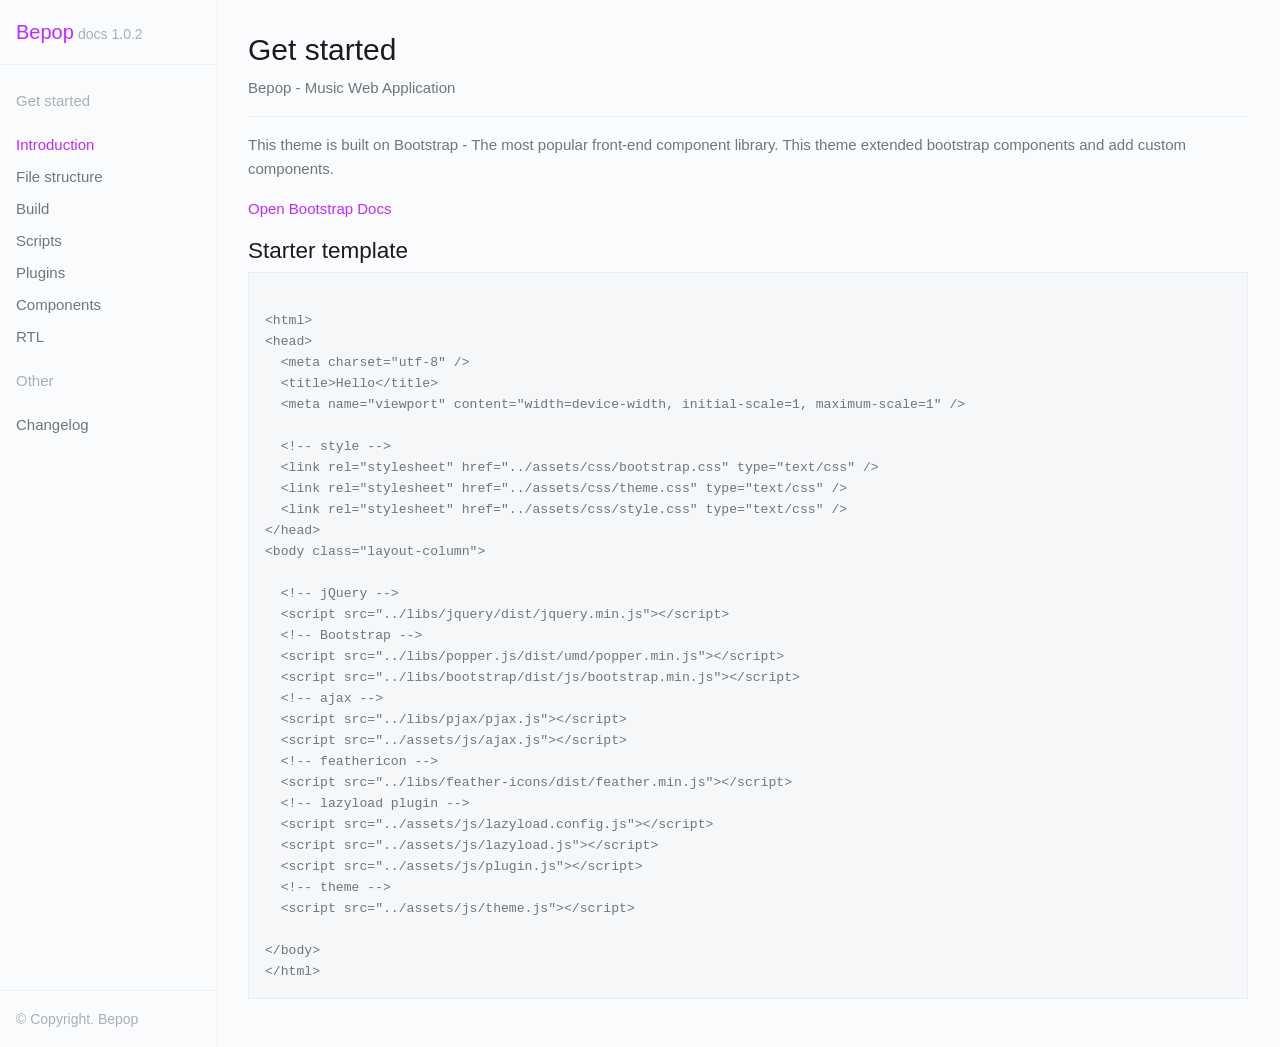
<file: BepopJWT.Consume/wwwroot/Bebop/docs/index.html>
<!DOCTYPE html>
<html lang="en-US" dir="ltr">
<head>
  <meta charset="utf-8" />
  <title>Index | Bepop - Music Web Application</title>
  <meta name="description" content="Responsive, Bootstrap, BS4" />
  <meta name="viewport" content="width=device-width, initial-scale=1, maximum-scale=1" />
  
  <!-- style -->
  <!-- build:css ../assets/css/site.min.css -->
  <link rel="stylesheet" href="../libs/slick-carousel/slick/slick.css" type="text/css" />
  <link rel="stylesheet" href="../libs/slick-carousel/slick/slick-theme.css" type="text/css" />
  <link rel="stylesheet" href="../assets/css/bootstrap.css" type="text/css" />
  <link rel="stylesheet" href="../assets/css/theme.css" type="text/css" />
  <link rel="stylesheet" href="../assets/css/style.css" type="text/css" />
  <!-- endbuild -->
</head>


<body>
<div id="main" class="layout-row flex">
	<!-- ############ Aside START-->
	<div id="aside" class="page-sidenav box-shadow">
	    <div class="sidenav d-flex h-100">
	      <div class="p-3 b-b">
	        <a href="#" class="text-md m-0">Bepop</a> <small class="text-muted">docs 1.0.2 </small>
	      </div>
	      <nav class="nav-active-text-primary mt-2 flex">
	        <ul class="nav" data-nav>
	          <li class="p-3 text-muted">Get started</li>
	          <li>
	            <a href="index.html">
	              <span class="nav-text">Introduction</span>
	            </a>
	          </li>
	          <li>
	            <a href="file-structure.html">
	              <span class="nav-text">File structure</span>
	            </a>
	          </li>
	          <li>
	            <a href="build.html">
	              <span class="nav-text">Build</span>
	            </a>
	          </li>
	          <li>
	            <a href="scripts.html">
	              <span class="nav-text">Scripts</span>
	            </a>
	          </li>
	          <li>
	            <a href="plugin.html">
	              <span class="nav-text">Plugins</span>
	            </a>
	          </li>
	          <li>
	            <a href="component.html">
	              <span class="nav-text">Components</span>
	            </a>
	          </li>
	          <li>
	            <a href="rtl.html">
	              <span class="nav-text">RTL</span>
	            </a>
	          </li>
	          <li class="p-3 text-muted">Other</li>
	          <li>
	            <a href="changelog.html">
	              <span class="nav-text">Changelog</span>
	            </a>
	          </li>
	        </ul>
	      </nav>
	      <div class="p-3 text-muted b-t">
	        <small>&copy; Copyright. Bepop</small>
	      </div>
	    </div>
	  </div>
	<!-- ############ Aside END-->

	<!-- ############ Content START-->
	<div id="content" class="flex ">
<!-- ############ Main START-->
<div class="padding">
<h2>Get started</h2>
<p>Bepop - Music Web Application</p>

<hr>

<p>This theme is built on Bootstrap - The most popular front-end component library. This theme extended bootstrap components and add custom components.</p>
<p>
   <a href="http://getbootstrap.com/docs/4.1/getting-started/introduction/" target="_blank">Open Bootstrap Docs</a>
</p>

<h4>Starter template</h4>

<pre class="p-3 b-a">
<!DOCTYPE html>
&lt;html>
&lt;head>
  &lt;meta charset="utf-8" />
  &lt;title>Hello&lt;/title>
  &lt;meta name="viewport" content="width=device-width, initial-scale=1, maximum-scale=1" />
  
  &lt;!-- style -->
  &lt;link rel="stylesheet" href="../assets/css/bootstrap.css" type="text/css" />
  &lt;link rel="stylesheet" href="../assets/css/theme.css" type="text/css" />
  &lt;link rel="stylesheet" href="../assets/css/style.css" type="text/css" />
&lt;/head>
&lt;body class="layout-column">

  &lt;!-- jQuery -->
  &lt;script src="../libs/jquery/dist/jquery.min.js">&lt;/script>
  &lt;!-- Bootstrap -->
  &lt;script src="../libs/popper.js/dist/umd/popper.min.js">&lt;/script>
  &lt;script src="../libs/bootstrap/dist/js/bootstrap.min.js">&lt;/script>
  &lt;!-- ajax -->
  &lt;script src="../libs/pjax/pjax.js">&lt;/script>
  &lt;script src="../assets/js/ajax.js">&lt;/script>
  &lt;!-- feathericon -->
  &lt;script src="../libs/feather-icons/dist/feather.min.js">&lt;/script>
  &lt;!-- lazyload plugin -->
  &lt;script src="../assets/js/lazyload.config.js">&lt;/script>
  &lt;script src="../assets/js/lazyload.js">&lt;/script>
  &lt;script src="../assets/js/plugin.js">&lt;/script>
  &lt;!-- theme -->
  &lt;script src="../assets/js/theme.js">&lt;/script>

&lt;/body>
&lt;/html>
</pre>

</div>
<!-- ############ Main END-->
	</div>
	<!-- ############ Content END-->
</div>


  <!-- build:js ../assets/js/site.min.js -->
  <!-- jQuery -->
  <script src="../libs/jquery/dist/jquery.min.js"></script>
  <!-- Bootstrap -->
  <script src="../libs/popper.js/dist/umd/popper.min.js"></script>
  <script src="../libs/bootstrap/dist/js/bootstrap.min.js"></script>
  <!-- ajax page -->
  <script src="../libs/pjax/pjax.min.js"></script>
  <script src="../assets/js/ajax.js"></script>
  <!-- lazyload plugin -->
  <script src="../assets/js/lazyload.config.js"></script>
  <script src="../assets/js/lazyload.js"></script>
  <script src="../assets/js/plugin.js"></script>
  <!-- scrollreveal -->
  <script src="../libs/scrollreveal/dist/scrollreveal.min.js"></script>
  <script src="../libs/slick-carousel/slick/slick.min.js"></script>
  <!-- feather icons -->
  <script src="../libs/feather-icons/dist/feather.min.js"></script>
  <!-- theme -->
  <script src="../assets/js/theme.js"></script>
  <!-- endbuild -->
</body>
</html>
</file>
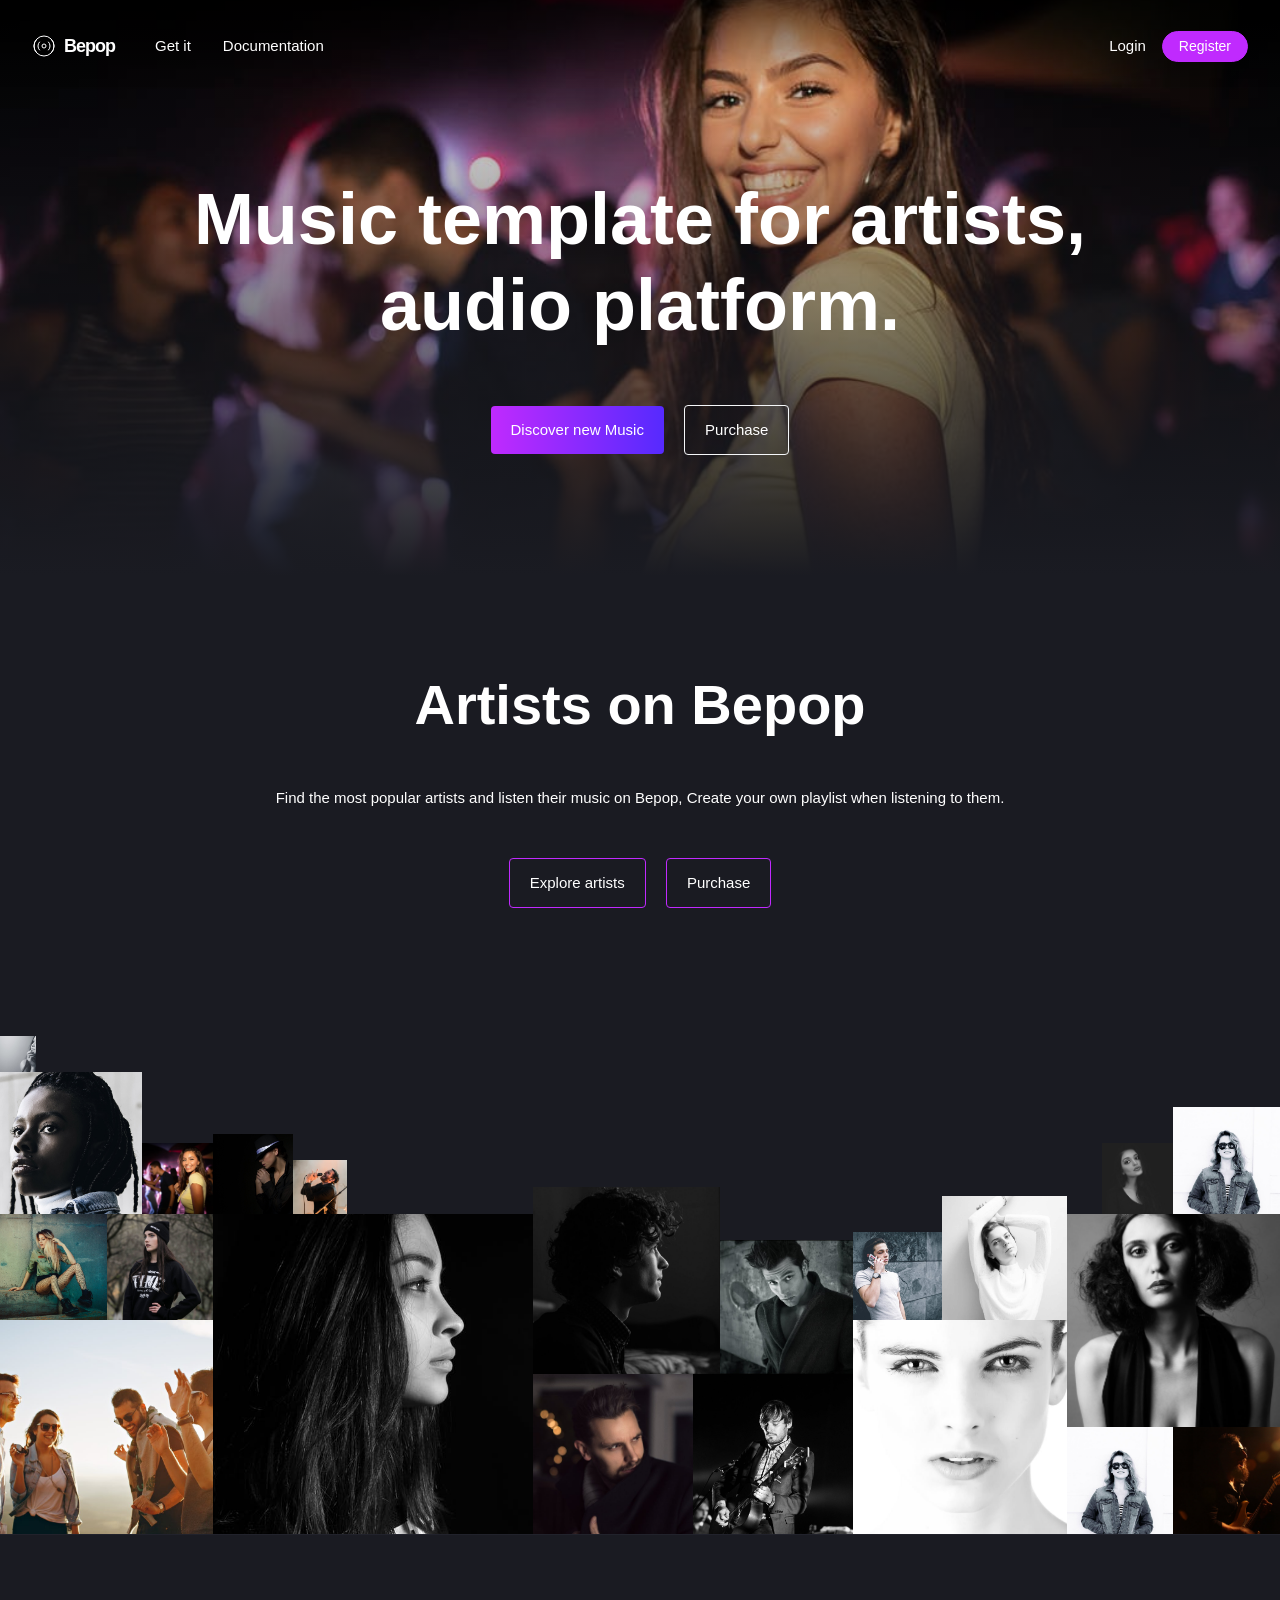
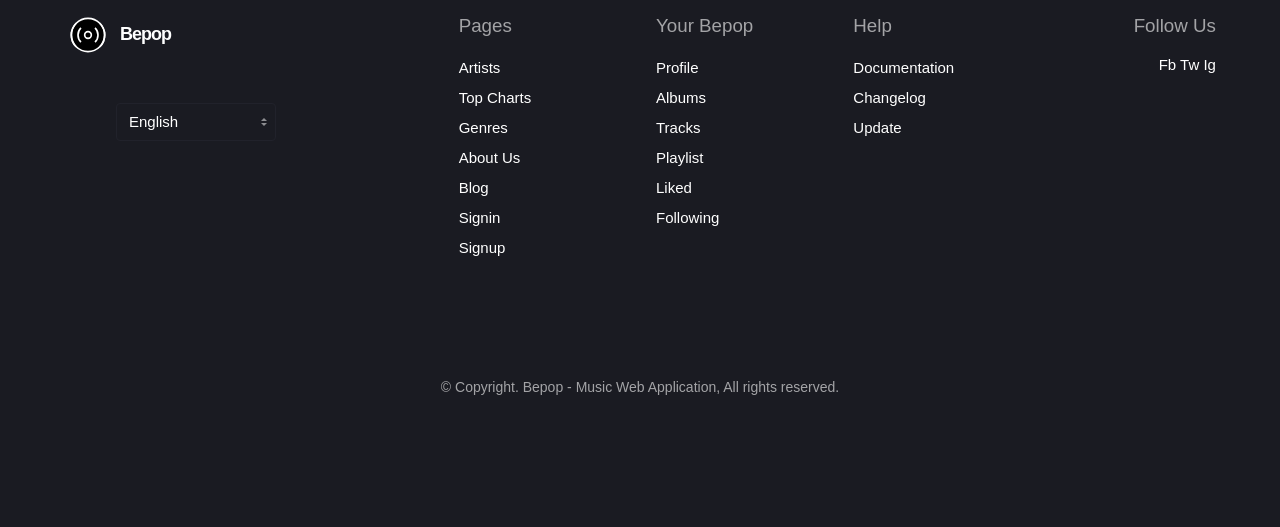
<file: BepopJWT.Consume/wwwroot/Bebop/html/index.html>
<!DOCTYPE html>
<html lang="en-US" dir="ltr">
    <head>
        <meta charset="utf-8" />
        <title>Index | Bepop - Music Web Application</title>
        <meta name="description" content="Responsive, Bootstrap, BS4" />
        <meta name="viewport" content="width=device-width, initial-scale=1, maximum-scale=1" />
        <!-- style -->
        <!-- build:css ../assets/css/site.min.css -->
        <link rel="stylesheet" href="../libs/slick-carousel/slick/slick.css" type="text/css" />
        <link rel="stylesheet" href="../libs/slick-carousel/slick/slick-theme.css" type="text/css" />
        <link rel="stylesheet" href="../assets/css/bootstrap.css" type="text/css" />
        <link rel="stylesheet" href="../assets/css/theme.css" type="text/css" />
        <link rel="stylesheet" href="../assets/css/style.css" type="text/css" />
        <!-- endbuild -->
    </head>
    <body class="layout-column bg-dark">
        <header id="header" class="page-header fixed">
            <div class="navbar navbar-expand-lg">
                <!-- brand -->
                <a href="index.html" class="navbar-brand text-white ">
                    <svg width="24" height="24" viewBox="0 0 24 24" xmlns="http://www.w3.org/2000/svg" fill="none">
                        <circle cx="12" cy="12" r="10" stroke="currentColor" stroke-width="1" fill="#000"></circle>
                        <circle cx="12" cy="12" r="2" stroke="currentColor" stroke-width="1"></circle>
                        <g class="loading-spin" stroke="currentColor" stroke-width="1" style="transform-origin: 12px 12px">
                            <path d="M16.24 7.76a6 6 0 0 1 0 8.49m-8.48-.01a6 6 0 0 1 0-8.49m11.31-2.82a10 10 0 0 1 0 14.14m-14.14 0a10 10 0 0 1 0-14.14"></path>
                        </g>
                    </svg>
                    <!-- <img src="../assets/img/logo.png" alt="..."> -->
                    <span class="hidden-folded d-inline l-s-n-1x ">Bepop</span>
                </a>
                <!-- / brand -->
                <!-- Navbar collapse -->
                <div class="collapse navbar-collapse order-2 order-lg-1" id="navbarCollapse">
                    <ul class="navbar-nav" data-nav>
                        <li class="nav-item">
                            <a href="http://themeforest.net/user/flatfull" class="nav-link">
                                <span class="nav-text">Get it</span>
                            </a>
                        </li>
                        <li class="nav-item">
                            <a href="../docs/" class="nav-link no-ajax">
                                <span class="nav-text">Documentation</span>
                            </a>
                        </li>
                    </ul>
                </div>
                <ul class="nav navbar-menu order-1 order-lg-2">
                    <li class="nav-item">
                        <a class="nav-link no-ajax" href="../html/signin.html">
                            Login
                        </a>
                    </li>
                    <li class="d-flex align-items-center">
                        <a class="btn btn-rounded btn-sm btn-primary no-ajax" href="../html/signup.html">
                            Register
                        </a>
                    </li>
                    <!-- Navarbar toggle btn -->
                    <li class="nav-item d-lg-none">
                        <a href="#" class="nav-link px-2" data-toggle="collapse" data-toggle-class data-target="#navbarCollapse">
                            <i data-feather="menu"></i>
                        </a>
                    </li>
                </ul>
            </div>
        </header>
        <div id="main" class="layout-row flex">
            <!-- ############ Content START-->
            <div id="content" class="flex ">
                <!-- ############ Main START-->
                <div class="sr">
                    <div class="page-hero page-container">
                        <div class="media bg-media">
                            <div class="media-content" style="background-image:url(../assets/img/b2.jpg)"></div>
                        </div>
                        <div class="p-5 pos-rlt text-center">
                            <h1 class="display-3 font-weight-bold text-white mb-5 mx-5">Music template for artists, audio platform.</h1>
                            <a href="../html/discover.html" class="btn btn-md gd-primary text-white no-ajax m-2">Discover new Music</a>
                            <a href="https://themeforest.net/user/flatfull/portfolio" class="btn btn-md btn-outline-light m-2">Purchase</a>
                        </div>
                    </div>
                    <div class="page-container p-5 pos-rlt">
                        <div class="py-5 text-center">
                            <h2 class="display-4 font-weight-bold text-white mb-5">Artists on Bepop</h2>
                            <p>Find the most popular artists and listen their music on Bepop, Create your own playlist when listening to them.</p>
                            <div class="py-4">
                                <a href="../html/artists.html" class="btn btn-md btn-outline-primary no-ajax m-2">Explore artists</a>
                                <a href="https://themeforest.net/user/flatfull/portfolio" class="btn btn-md btn-outline-primary m-2">Purchase</a>
                            </div>
                        </div>
                    </div>
                    <div class="row no-gutters flex align-items-end">
                        <div class="col-2">
                            <div class="row no-gutters align-items-end">
                                <div class="col-2">
                                    <div class="media">
                                        <a class="media-content" style="background-image: url(../assets/img/b0.jpg);"></a>
                                    </div>
                                </div>
                                <div class="col-10"></div>
                                <div class="col-8">
                                    <div class="media">
                                        <a class="media-content" style="background-image: url(../assets/img/b1.jpg);"></a>
                                    </div>
                                </div>
                                <div class="col-4">
                                    <div class="media">
                                        <a class="media-content" style="background-image: url(../assets/img/b2.jpg);"></a>
                                    </div>
                                </div>
                                <div class="col-6">
                                    <div class="media">
                                        <a class="media-content" style="background-image: url(../assets/img/b3.jpg);"></a>
                                    </div>
                                </div>
                                <div class="col-6">
                                    <div class="media">
                                        <a class="media-content" style="background-image: url(../assets/img/b4.jpg);"></a>
                                    </div>
                                </div>
                                <div class="col-12">
                                    <div class="media">
                                        <a class="media-content" style="background-image: url(../assets/img/b5.jpg);"></a>
                                    </div>
                                </div>
                            </div>
                        </div>
                        <div class="col-3">
                            <div class="row no-gutters align-items-end">
                                <div class="col-3">
                                    <div class="media">
                                        <a class="media-content" style="background-image: url(../assets/img/b6.jpg);"></a>
                                    </div>
                                </div>
                                <div class="col-2">
                                    <div class="media">
                                        <a class="media-content" style="background-image: url(../assets/img/b7.jpg);"></a>
                                    </div>
                                </div>
                                <div class="col-7"></div>
                                <div class="col-12">
                                    <div class="media">
                                        <a class="media-content" style="background-image: url(../assets/img/b8.jpg);"></a>
                                    </div>
                                </div>
                            </div>
                        </div>
                        <div class="col-3">
                            <div class="row no-gutters align-items-end">
                                <div class="col-7">
                                    <div class="media">
                                        <a class="media-content" style="background-image: url(../assets/img/b9.jpg);"></a>
                                    </div>
                                </div>
                                <div class="col-5">
                                    <div class="media">
                                        <a class="media-content" style="background-image: url(../assets/img/b10.jpg);"></a>
                                    </div>
                                </div>
                                <div class="col-6">
                                    <div class="media">
                                        <a class="media-content" style="background-image: url(../assets/img/b11.jpg);"></a>
                                    </div>
                                </div>
                                <div class="col-6">
                                    <div class="media">
                                        <a class="media-content" style="background-image: url(../assets/img/b12.jpg);"></a>
                                    </div>
                                </div>
                            </div>
                        </div>
                        <div class="col-2">
                            <div class="row no-gutters align-items-end">
                                <div class="col-5">
                                    <div class="media">
                                        <a class="media-content" style="background-image: url(../assets/img/b13.jpg);"></a>
                                    </div>
                                </div>
                                <div class="col-7">
                                    <div class="media">
                                        <a class="media-content" style="background-image: url(../assets/img/b14.jpg);"></a>
                                    </div>
                                </div>
                                <div class="col-12">
                                    <div class="media">
                                        <a class="media-content" style="background-image: url(../assets/img/b15.jpg);"></a>
                                    </div>
                                </div>
                            </div>
                        </div>
                        <div class="col-2">
                            <div class="row no-gutters align-items-end">
                                <div class="col-2"></div>
                                <div class="col-4">
                                    <div class="media">
                                        <a class="media-content" style="background-image: url(../assets/img/b18.jpg);"></a>
                                    </div>
                                </div>
                                <div class="col-6">
                                    <div class="media">
                                        <a class="media-content" style="background-image: url(../assets/img/b17.jpg);"></a>
                                    </div>
                                </div>
                                <div class="col-12">
                                    <div class="media">
                                        <a class="media-content" style="background-image: url(../assets/img/b20.jpg);"></a>
                                    </div>
                                </div>
                                <div class="col-6">
                                    <div class="media">
                                        <a class="media-content" style="background-image: url(../assets/img/b17.jpg);"></a>
                                    </div>
                                </div>
                                <div class="col-6">
                                    <div class="media">
                                        <a class="media-content" style="background-image: url(../assets/img/b19.jpg);"></a>
                                    </div>
                                </div>
                            </div>
                        </div>
                    </div>
                </div>
                <!-- ############ Main END-->
            </div>
            <!-- ############ Content END-->
        </div>
        <footer id="footer" class="page-footer ">
            <div class="padding bg-dark  b-t">
                <div class="page-container">
                    <div class="py-5 text-inherit text-hover-primary">
                        <div class="row mb-5">
                            <div class="col-6 col-md-4">
                                <div class="mb-3">
                                    <!-- brand -->
                                    <a href="index.html" class="navbar-brand text-white ">
                                        <svg width="48" height="48" viewBox="0 0 24 24" xmlns="http://www.w3.org/2000/svg" fill="none">
                                            <circle cx="12" cy="12" r="10" stroke="currentColor" stroke-width="1" fill="#000"></circle>
                                            <circle cx="12" cy="12" r="2" stroke="currentColor" stroke-width="1"></circle>
                                            <g class="loading-spin" stroke="currentColor" stroke-width="1" style="transform-origin: 12px 12px">
                                                <path d="M16.24 7.76a6 6 0 0 1 0 8.49m-8.48-.01a6 6 0 0 1 0-8.49m11.31-2.82a10 10 0 0 1 0 14.14m-14.14 0a10 10 0 0 1 0-14.14"></path>
                                            </g>
                                        </svg>
                                        <!-- <img src="../assets/img/logo.png" alt="..."> -->
                                        <span class="hidden-folded d-inline l-s-n-1x ">Bepop</span>
                                    </a>
                                    <!-- / brand -->
                                </div>
                                <div class="px-1">
                                    <div class="dropdown mt-5 ml-md-5">
                                        <button class="btn w-sm btn-dark text-align-auto b-a sorting" data-toggle="dropdown">English</button>
                                        <div class="dropdown-menu">
                                            <a href="#" class="dropdown-item">English</a>
                                            <a href="#" class="dropdown-item">Français</a>
                                            <a href="#" class="dropdown-item">日本语</a>
                                            <a href="#" class="dropdown-item">中文</a>
                                        </div>
                                    </div>
                                </div>
                            </div>
                            <div class="col-6 col-md-2">
                                <h5 class="mb-3 text-muted">Pages</h5>
                                <ul class="list-unstyled l-h-2x text-highlight">
                                    <li>
                                        <a href="../html/artists.html">Artists</a>
                                    </li>
                                    <li>
                                        <a href="../html/charts.html">Top Charts</a>
                                    </li>
                                    <li>
                                        <a href="../html/genres.html">Genres</a>
                                    </li>
                                    <li>
                                        <a href="../html/page.about.html">About Us</a>
                                    </li>
                                    <li>
                                        <a href="../html/blog.html">Blog</a>
                                    </li>
                                    <li>
                                        <a href="../html/signin.html">Signin</a>
                                    </li>
                                    <li>
                                        <a href="../html/signup.html">Signup</a>
                                    </li>
                                </ul>
                            </div>
                            <div class="col-6 col-md-2">
                                <h5 class="mb-3 text-muted">Your Bepop</h5>
                                <ul class="list-unstyled l-h-2x text-highlight">
                                    <li>
                                        <a href="../html/artist.detail.html">Profile</a>
                                    </li>
                                    <li>
                                        <a href="../html/artist.detail.html#albums">Albums</a>
                                    </li>
                                    <li>
                                        <a href="../html/artist.detail.html#tracks">Tracks</a>
                                    </li>
                                    <li>
                                        <a href="../html/artist.detail.html#playlist">Playlist</a>
                                    </li>
                                    <li>
                                        <a href="../html/artist.detail.html#liked">Liked</a>
                                    </li>
                                    <li>
                                        <a href="../html/artist.detail.html#following">Following</a>
                                    </li>
                                </ul>
                            </div>
                            <div class="col-6 col-md-2">
                                <h5 class="mb-3 text-muted">Help</h5>
                                <ul class="list-unstyled l-h-2x text-highlight">
                                    <li>
                                        <a href="../docs">Documentation</a>
                                    </li>
                                    <li>
                                        <a href="../docs/changelog.html">Changelog</a>
                                    </li>
                                    <li>
                                        <a href="../docs/changelog.html">Update</a>
                                    </li>
                                </ul>
                            </div>
                            <div class="col-6 col-md-2 text-md-right">
                                <h5 class="mb-3 text-muted">Follow Us</h5>
                                <a href="#">Fb</a>
                                <a href="#">Tw</a>
                                <a href="#">Ig</a>
                            </div>
                        </div>
                        <div class="text-center py-5">
                            <span class="text-muted text-sm">&copy; Copyright. Bepop - Music Web Application, All rights reserved.</span>
                        </div>
                    </div>
                </div>
            </div>
        </footer>
        <!-- build:js ../assets/js/site.min.js -->
        <!-- jQuery -->
        <script src="../libs/jquery/dist/jquery.min.js"></script>
        <!-- Bootstrap -->
        <script src="../libs/popper.js/dist/umd/popper.min.js"></script>
        <script src="../libs/bootstrap/dist/js/bootstrap.min.js"></script>
        <!-- ajax page -->
        <script src="../libs/pjax/pjax.min.js"></script>
        <script src="../assets/js/ajax.js"></script>
        <!-- lazyload plugin -->
        <script src="../assets/js/lazyload.config.js"></script>
        <script src="../assets/js/lazyload.js"></script>
        <script src="../assets/js/plugin.js"></script>
        <!-- scrollreveal -->
        <script src="../libs/scrollreveal/dist/scrollreveal.min.js"></script>
        <script src="../libs/slick-carousel/slick/slick.min.js"></script>
        <!-- feather icons -->
        <script src="../libs/feather-icons/dist/feather.min.js"></script>
        <!-- theme -->
        <script src="../assets/js/theme.js"></script>
        <!-- endbuild -->
    </body>
</html>
</file>
<file: BepopJWT.Consume/wwwroot/Bebop/assets/css/style.css>
/*
Custom css
*/
.page-header {
  color: #fff;
  padding: 1rem;
  background-color: rgba(0, 0, 0, 0.65);
  background: linear-gradient(0, transparent 5%, rgba(0, 0, 0, 0.65));
  transition: background 0.5s; }

.page-header.scrolled {
  background: rgba(0, 0, 0, 0.85); }

#content {
  min-height: 100vh; }

.page-hero {
  padding: 8rem 0 4rem 0; }

.page-hero .bg-media {
  position: absolute;
  z-index: 0;
  top: 0;
  left: 0;
  width: 100vw;
  max-width: 100%; }

.page-hero .bg-media:after {
  padding-top: 50%; }

.bg-dark .page-hero .bg-media:before {
  background: linear-gradient(0deg, #1a1b22 10%, transparent); }

.page-hero .bg-media:before {
  position: absolute;
  z-index: 1;
  width: 100%;
  height: 100%;
  content: "";
  background: linear-gradient(0deg, #fff 10%, transparent 65%); }

.page-hero .slick-dots {
  position: absolute;
  right: 0;
  top: 50%; }

.page-hero .slick-dots li {
  display: block; }

@media (max-width: 600px) {
  .page-hero .bg-media:after {
    padding-top: 100%; } }
</file>
<file: BepopJWT.Consume/wwwroot/Bebop/assets/css/theme.css>
/*------------------------------------------------------------------
[Table of contents]
1. Bootstrap Extention
2. UI components
3. Utilities
4. Material Design style
-------------------------------------------------------------------*/
/*---------------------------
1. Bootstrap Extension 
---------------------------*/
/*
Base 
*/
html {
  background: #fafbfc; }

body {
  width: 100%;
  min-height: 100vh;
  color: #6c7781;
  background: inherit;
  overflow-x: hidden; }

*:focus {
  outline: 0 !important; }

a {
  text-decoration: none;
  cursor: pointer;
  outline: 0; }

a:hover,
a:focus {
  text-decoration: none; }

button {
  color: inherit; }

pre {
  color: #6c7781;
  background-color: #f5f7f9;
  border-color: rgba(160, 175, 185, 0.15); }

hr {
  border-color: rgba(160, 175, 185, 0.15); }

blockquote {
  border-color: rgba(160, 175, 185, 0.15); }

small {
  font-size: 0.875rem; }

sup {
  vertical-align: text-top;
  top: -.25em; }

canvas {
  max-width: 100%; }

b,
strong {
  font-weight: 500; }

h1,
.h1,
h2,
.h2,
h3,
.h3,
h4,
.h4,
h5,
.h5,
h6,
.h6 {
  color: #1a1b22; }

/*
Alert
*/
.close {
  color: inherit;
  text-shadow: none; }
  .close:hover, .close:focus {
    color: inherit; }

/*
badge 
*/
.badge {
  font-family: sans-serif; }

.badge-up {
  padding: 0 0.25rem;
  position: absolute;
  right: 0;
  transform: translate(0%, -50%);
  background-clip: padding-box;
  min-width: 1rem;
  min-height: 1rem;
  line-height: 1rem; }

.badge-outline {
  border: 1px solid currentColor;
  border-radius: 0;
  background-color: transparent;
  font-weight: 100; }

.badge-circle {
  padding: 0 !important;
  width: 0.625rem;
  height: 0.625rem;
  border: 2px solid;
  border-radius: 50%; }
  .badge-circle:empty {
    display: inline-block; }
  .badge-circle.xs {
    width: 0;
    height: 0;
    border-width: 3px;
    vertical-align: 2px; }
  .badge-circle.sm {
    width: 0.5rem;
    height: 0.5rem;
    vertical-align: 1px; }
  .badge-circle.md {
    width: 1rem;
    height: 1rem;
    vertical-align: -3px; }
  .badge-circle.lg {
    width: 1.5rem;
    height: 1.5rem;
    vertical-align: -7px; }

.badge-sm {
  line-height: 0.8; }

.badge-md {
  padding: 0.5em 0.75em; }

.badge-lg {
  padding: 0.75em 1em; }

/*
Buttons 
*/
.btn {
  font-weight: 500;
  color: inherit; }
  .btn > i.float-left, .btn > i.float-right {
    line-height: inherit;
    margin: 0; }
  .btn > i svg {
    max-width: 16px;
    max-height: 16px;
    vertical-align: middle; }
  .btn.loading {
    text-indent: -9999rem; }
  .btn:hover, .btn:active {
    box-shadow: 0 1px 3px 0 rgba(0, 0, 0, 0.1); }

.btn-md {
  padding: 0.75rem 1.25rem; }

.btn-xs {
  padding: 0.125rem 0.375rem; }

.btn-white {
  color: #6c7781;
  background-color: #fff;
  border-color: transparent;
  box-shadow: 0 1px 2px rgba(0, 0, 0, 0.05); }
  .input-group .btn-white {
    border-color: rgba(160, 175, 185, 0.15); }

.btn-rounded {
  border-radius: 4rem;
  padding-left: 1rem;
  padding-right: 1rem; }
  .btn-rounded.btn-xs {
    padding-left: 0.8rem;
    padding-right: 0.8rem; }

.btn-icon {
  text-align: center;
  width: 2.125rem;
  height: 2.125rem;
  padding: 0 !important;
  display: -ms-inline-flexbox;
  display: inline-flex;
  -webkit-box-align: center;
  -ms-flex-align: center;
  align-items: center;
  -webkit-box-pack: center;
  -ms-flex-pack: center;
  justify-content: center; }
  .btn-icon.btn-sm {
    width: 1.75rem;
    height: 1.75rem; }
  .btn-icon.btn-md {
    width: 2.5rem;
    height: 2.5rem; }
  .btn-icon.btn-lg {
    width: 3.375rem;
    height: 3.375rem; }

.btn-line {
  position: relative; }
  .btn-line:after {
    content: '';
    position: absolute;
    left: 0;
    right: 0;
    bottom: 0;
    display: block;
    height: 1px;
    width: 100%;
    background: #000;
    transition: transform 0.8s cubic-bezier(0.9, 0, 0.1, 1);
    transform-origin: right center;
    transform: scaleX(0); }
  .btn-line:hover:after, .btn-line:active:after {
    transform-origin: left center;
    transform: scaleX(1); }

.btn-wave {
  overflow: hidden;
  position: relative;
  transform: translate3d(0, 0, 0); }
  .btn-wave:before {
    content: "";
    display: block;
    position: absolute;
    top: 0;
    left: 0;
    right: 0;
    bottom: 0;
    width: auto;
    height: auto;
    pointer-events: none;
    background-image: radial-gradient(circle, #000 10%, transparent 10.01%);
    background-repeat: no-repeat;
    background-position: 50%;
    transform: scale(10, 10);
    opacity: 0;
    transition: transform .5s, opacity 1.5s; }
  .btn-wave:active:before {
    transform: scale(0, 0);
    opacity: .1;
    transition: 0s; }

.btn-raised {
  transition: box-shadow 0.4s cubic-bezier(0.25, 0.8, 0.25, 1), transform 0.4s cubic-bezier(0.25, 0.8, 0.25, 1);
  box-shadow: 0 2px 5px 0 rgba(0, 0, 0, 0.26); }
  .btn-raised:not([disabled]):hover, .btn-raised:not([disabled]):focus, .btn-raised:not([disabled]):active {
    box-shadow: 0 4px 8px 0 rgba(0, 0, 0, 0.4);
    transform: translate3d(0, -1px, 0); }

.btn-group-toggle {
  display: inline-flex;
  padding: 0.25rem 0.125rem;
  border: 1px solid rgba(160, 175, 185, 0.15);
  border-radius: 0.25rem; }
  .btn-group-toggle .btn {
    font-size: 0.75rem;
    padding: 0.125rem 0.35rem;
    margin: 0 0.125rem !important;
    border-radius: inherit !important; }
    .btn-group-toggle .btn.active {
      color: #ffffff;
      background-color: #c02afe; }

/*
Card
*/
.card,
.block {
  background: #fff;
  border-width: 0;
  border-radius: 0.25rem;
  box-shadow: 0 1px 3px rgba(0, 0, 0, 0.05), 0 -1px 0px rgba(0, 0, 0, 0.015);
  margin-bottom: 1.5rem; }

.card-header,
.card-footer {
  background-color: transparent;
  border-color: rgba(160, 175, 185, 0.15);
  background-clip: padding-box; }

.card-body p:last-child {
  margin-bottom: 0; }

.card-hide-body .card-body {
  display: none; }

.card-title {
  line-height: 1.5; }

.block-fold:before, .block-fold:after,
.card-fold:before,
.card-fold:after {
  content: '';
  display: block;
  background-color: inherit;
  box-shadow: inherit;
  border-radius: inherit;
  border-top-left-radius: 0;
  border-top-right-radius: 0;
  position: absolute;
  width: 90%;
  left: 5%;
  height: 0.35rem;
  bottom: -0.35rem;
  opacity: 0.6;
  transition: all .1s; }

.block-fold:before,
.card-fold:before {
  width: 80%;
  left: 10%;
  bottom: -0.7rem;
  opacity: 0.3; }

.block-fold:hover:before, .block-fold:active:before,
.card-fold:hover:before,
.card-fold:active:before {
  opacity: 0.5; }

.block-fold:hover:after, .block-fold:active:after,
.card-fold:hover:after,
.card-fold:active:after {
  opacity: 0.8; }

/*
Carousel 
*/
.carousel-indicators li {
  width: 5px;
  height: 5px;
  border-radius: 5px;
  transition: all .3s; }

.carousel-indicators li.active {
  width: 20px; }

.carousel-fade .carousel-item {
  transition: opacity 1s; }

.carousel-fade .carousel-item-next.carousel-item-left,
.carousel-fade .carousel-item-prev.carousel-item-right {
  transform: translateX(0);
  opacity: 1; }

.carousel-fade .carousel-item-next,
.carousel-fade .active.carousel-item-right {
  opacity: 0; }

.carousel-fade .carousel-item-prev,
.carousel-fade .active.carousel-item-left {
  opacity: 0; }

/*
Dropdown menu 
*/
.dropdown-menu {
  border-radius: 3px;
  border-color: rgba(160, 175, 185, 0.15);
  box-shadow: 0 1px 3px rgba(0, 0, 0, 0.05), 0 -1px 0px rgba(0, 0, 0, 0.015);
  color: #6c7781; }
  .dropdown-menu > li:not(.dropdown-item) > a {
    display: block;
    padding: 3px 20px; }
    .dropdown-menu > li:not(.dropdown-item) > a:hover, .dropdown-menu > li:not(.dropdown-item) > a:focus {
      background-color: rgba(135, 150, 165, 0.1); }
  .dropdown-menu > .divider {
    height: 1px;
    margin: .5rem 0;
    overflow: hidden;
    background-color: rgba(160, 175, 185, 0.15); }
  .dropdown-menu .active {
    background-color: rgba(135, 150, 165, 0.1); }

.dropdown-menu-center {
  left: 50%;
  transform: translateX(-50%); }

.dropdown-item {
  color: inherit; }
  .dropdown-item a {
    color: inherit; }
  .dropdown-item i {
    margin-left: -0.5rem;
    margin-right: .5rem;
    text-align: center; }

.dropdown-item,
.dropdown-item.active {
  color: inherit; }
  .dropdown-item:hover, .dropdown-item:focus,
  .dropdown-item.active:hover,
  .dropdown-item.active:focus {
    color: inherit;
    background-color: rgba(135, 150, 165, 0.1); }

.dropdown-header {
  color: inherit;
  opacity: 0.5; }

.dropdown-toggle {
  white-space: nowrap !important; }

.dropdown-divider {
  border-color: rgba(160, 175, 185, 0.15); }

.dropdown-submenu {
  position: relative; }
  .dropdown-submenu:hover > .dropdown-menu, .dropdown-submenu:focus > .dropdown-menu {
    display: block; }
  .dropdown-submenu .dropdown-menu {
    left: 100%;
    top: 0;
    margin-top: -8px;
    margin-left: -1px; }
    .dropdown-submenu .dropdown-menu.pull-left {
      right: 100%;
      left: auto; }
  .dropup .dropdown-submenu > .dropdown-menu {
    top: auto;
    bottom: 0;
    margin-bottom: -6px; }

.popover {
  color: #6c7781; }

/*
Form 
*/
.form-control {
  border-color: rgba(135, 150, 165, 0.15);
  border-width: 1px;
  border-radius: 0.25rem;
  color: inherit; }
  .form-control:focus {
    color: inherit;
    box-shadow: 0 0 0 0.2rem rgba(192, 42, 254, 0.25); }
  .form-control:not(.is-valid):not(.is-invalid):focus {
    border-color: #c02afe; }

.col-form-label {
  color: #a8afbb; }

.form-check-input {
  margin-top: 0.2rem; }

.custom-file-control,
.custom-file-control:before,
.custom-select {
  border-color: rgba(135, 150, 165, 0.15); }

.custom-select,
.custom-range {
  -webkit-appearance: none;
  -moz-appearance: none;
  appearance: none; }

.custom-control-label {
  line-height: 1.75; }

.form-control::-webkit-input-placeholder {
  color: inherit;
  opacity: 0.3; }

.form-control::-moz-placeholder {
  color: inherit;
  opacity: 0.3; }

.form-control:-ms-input-placeholder {
  color: inherit;
  opacity: 0.3; }

.form-control-spin {
  position: absolute;
  z-index: 2;
  right: 10px;
  top: 50%;
  margin-top: -7px; }

.custom-file-label,
.custom-file-label:after,
.input-group-text {
  border-color: rgba(135, 150, 165, 0.15) !important;
  background-color: transparent;
  color: inherit; }

.input-group-text,
.custom-file-label:after {
  background-color: rgba(160, 175, 185, 0.075); }

.form-group-stack .form-control {
  margin-top: -1px;
  position: relative;
  border-radius: 0; }
  .form-group-stack .form-control:focus, .form-group-stack .form-control:active {
    z-index: 1; }

.input-group-sm > .form-control {
  min-height: 1.95rem; }

.active-checked {
  opacity: 0; }

input:checked + .active-checked {
  opacity: 1; }

/*
List Group 
*/
.list-group {
  border-radius: 3px;
  background: #fff;
  padding-right: 0; }
  .list-group.no-radius .list-group-item {
    border-radius: 0 !important; }
  .list-group.no-borders .list-group-item {
    border: none; }
  .list-group.no-border .list-group-item {
    border-width: 1px 0; }
  .list-group.box .list-group-item, .list-group.no-border .list-group-item {
    border-width: 1px 0; }
    .list-group.box .list-group-item:first-child, .list-group.no-border .list-group-item:first-child {
      border-top-width: 0; }
    .list-group.box .list-group-item:last-child, .list-group.no-border .list-group-item:last-child {
      border-bottom-width: 0; }
  .list-group.no-bg .list-group-item {
    background-color: transparent; }
  .list-group.list-group-gap {
    background: transparent; }
  .list-group.box .list-group-item {
    border-left-width: 0;
    border-right-width: 0; }

.list-group-item {
  border-color: rgba(160, 175, 185, 0.075);
  background: transparent;
  padding: 12px 16px;
  background-clip: padding-box; }
  .list-group-item.media {
    margin-top: 0; }
  .list-group-item.box {
    border-width: 0; }
  .list-group-item.active, .list-group-item.active:hover, .list-group-item.active:focus {
    color: inherit;
    background-color: rgba(135, 150, 165, 0.1);
    border-color: rgba(160, 175, 185, 0.075);
    border-bottom-color: rgba(160, 175, 185, 0.075); }
    .list-group-item.active a, .list-group-item.active:hover a, .list-group-item.active:focus a {
      color: inherit; }
  .list-group-item:first-child {
    border-top-color: rgba(160, 175, 185, 0.15); }
  .list-group-item:last-child {
    border-bottom-color: rgba(160, 175, 185, 0.15); }
  .list-group-alt .list-group-item:nth-child(2n+2) {
    background-color: rgba(135, 150, 165, 0.1); }
  .list-group-alt .list-group-item.active:nth-child(2n+2) {
    background-color: rgba(135, 150, 165, 0.1); }
  .list-group-lg .list-group-item {
    padding: 16px 24px; }
  .list-group-md .list-group-item {
    padding-top: 16px;
    padding-bottom: 16px; }
  .list-group-sm .list-group-item {
    padding: 10px 12px; }
  .list-group-gap .list-group-item {
    margin-bottom: 5px;
    border-radius: 3px; }
    .list-group-gap .list-group-item:first-child {
      border-top-color: rgba(160, 175, 185, 0.075); }
    .list-group-gap .list-group-item:last-child {
      border-bottom-color: rgba(160, 175, 185, 0.075); }

a.list-group-item {
  color: inherit; }
  a.list-group-item:hover, a.list-group-item:focus, a.list-group-item.hover {
    color: inherit;
    background-color: rgba(135, 150, 165, 0.1); }

/*
Modal 
*/
.modal.fade .modal-left,
.modal.fade .modal-right,
.modal.fade .modal-top,
.modal.fade .modal-bottom {
  position: fixed;
  z-index: 1055;
  top: 0;
  left: 0;
  right: 0;
  bottom: 0;
  margin: 0;
  max-width: 100%; }

.modal.fade .modal-left {
  right: auto !important;
  transform: translate3d(-100%, 0, 0);
  transition: transform 0.3s cubic-bezier(0.25, 0.8, 0.25, 1); }

.modal.fade .modal-right {
  left: auto !important;
  transform: translate3d(100%, 0, 0);
  transition: transform 0.3s cubic-bezier(0.25, 0.8, 0.25, 1); }

.modal.fade .modal-top {
  bottom: auto !important;
  transform: translate3d(0, -100%, 0);
  transition: transform 0.3s cubic-bezier(0.25, 0.8, 0.25, 1); }

.modal.fade .modal-bottom {
  top: auto !important;
  transform: translate3d(0, 100%, 0);
  transition: transform 0.3s cubic-bezier(0.25, 0.8, 0.25, 1); }

.modal.fade.show .modal-left,
.modal.fade.show .modal-right,
.modal.fade.show .modal-top,
.modal.fade.show .modal-bottom {
  transform: translate3d(0, 0, 0); }

.modal.fade.inactive {
  bottom: auto;
  overflow: visible; }

.modal-open-aside {
  overflow: visible; }

.modal-header,
.modal-content,
.modal-footer {
  border: none; }

.modal-dialog > * {
  pointer-events: auto; }

.modal-header {
  margin-top: -1px;
  border-top-left-radius: inherit;
  border-top-right-radius: inherit; }

.modal-footer {
  margin-top: auto;
  border-bottom-left-radius: inherit;
  border-tbottomop-right-radius: inherit; }

.modal .close {
  float: none; }

/*
Modal animation 
*/
.modal .modal-dialog {
  transform: translate(0, 0); }

.modal .fade-right {
  animation: fadeInLeft 0.5s;
  animation-direction: reverse; }

.modal .fade-left {
  animation: fadeInRight 0.5s;
  animation-direction: reverse; }

.modal .fade-up {
  animation: fadeInDown 0.5s;
  animation-direction: reverse; }

.modal .fade-down {
  animation: fadeInUp 0.5s;
  animation-direction: reverse; }

.modal.show .fade-right {
  animation: fadeInRight 0.5s; }

.modal.show .fade-left {
  animation: fadeInLeft 0.5s; }

.modal.show .fade-up {
  animation: fadeInUp 0.5s; }

.modal.show .fade-down {
  animation: fadeInDown 0.5s; }

/*
Nav 
*/
.nav {
  border: inherit; }
  .nav.flex-column .nav {
    -ms-flex-direction: column;
    flex-direction: column;
    -ms-flex-wrap: nowrap;
    flex-wrap: nowrap; }

.nav-item {
  position: relative;
  border: inherit; }

.nav-link {
  color: inherit;
  border: inherit;
  position: relative; }

.nav-md .nav-link {
  padding: 0.75rem 1.25rem; }

.nav-sm .nav-link {
  padding: 0.25rem 0.75rem; }

.nav-xs .nav-link {
  padding: 0.125rem 0.375rem; }

.nav-xxs .nav-link {
  padding-left: 0;
  padding-right: 0;
  margin: 0 0.5rem; }

.nav-rounded .nav-link {
  border-radius: 2rem; }

.nav-tabs {
  border-bottom-width: 0;
  position: relative;
  z-index: 1; }
  .nav-tabs .nav-link {
    background: transparent !important;
    color: inherit !important; }
    .nav-tabs .nav-link.active, .nav-tabs .nav-link.active:hover, .nav-tabs .nav-link.active:focus, .nav-tabs .nav-link:hover, .nav-tabs .nav-link:focus {
      border-color: rgba(160, 175, 185, 0.15);
      border-bottom-color: transparent; }

.tab-content.tab-alt .tab-pane {
  display: block;
  height: 0;
  overflow: hidden; }
  .tab-content.tab-alt .tab-pane.active {
    height: auto;
    overflow: visible; }

.nav-justified .nav-item {
  display: table-cell;
  width: 1%;
  float: none !important;
  text-align: center; }

.nav-lists .nav-item {
  border-bottom: 1px solid rgba(160, 175, 185, 0.15);
  background-clip: padding-box; }

.breadcrumb {
  background-color: rgba(135, 150, 165, 0.1); }
  .breadcrumb > li + li:before {
    content: '/ '; }

.nav-active-border li > a:before,
.nav-active-border .nav-link:before {
  content: '';
  position: absolute;
  left: 50%;
  right: 50%;
  bottom: 0;
  border-bottom-width: 2px;
  border-bottom-style: solid;
  border-bottom-color: transparent;
  transition: all 0.2s ease-in-out; }
  @media (prefers-reduced-motion: reduce) {
    .nav-active-border li > a:before,
    .nav-active-border .nav-link:before {
      transition: none; } }

.nav-active-border li > a.active:before,
.nav-active-border .nav-link.active:before {
  left: 0;
  right: 0;
  border-bottom-color: #c02afe; }

.nav-active-border li.active > a:before {
  left: 1rem;
  right: 1rem;
  border-bottom-color: #c02afe; }

.nav-active-border.top li.active > a:before,
.nav-active-border.top .nav-link:before {
  bottom: auto;
  top: 0; }

/*
Navbar 
*/
.navbar {
  min-height: 3.75rem;
  padding: 0.625rem 1rem;
  display: -ms-flexbox;
  display: flex; }
  .navbar .dropdown-menu-right {
    left: auto;
    right: 0; }
  .navbar svg {
    vertical-align: middle; }
  .navbar .nav-link {
    color: inherit;
    white-space: nowrap; }
  .navbar .nav-active-border .nav-link {
    margin: -0.625rem 0;
    line-height: 2.75rem; }
  .navbar .dropdown-menu {
    margin-top: 0; }
  .bg-white .navbar .nav-item.active {
    color: #c02afe; }

.toolbar {
  -ms-flex-negative: 0;
  flex-shrink: 0;
  display: -ms-flexbox;
  display: flex;
  -ms-flex-wrap: nowrap;
  flex-wrap: nowrap;
  margin: 0 -0.25rem; }
  .toolbar > * {
    margin: 0 0.25rem; }
  .toolbar.toolbar-mx {
    margin: 0 -0.5rem; }
    .toolbar.toolbar-mx > * {
      margin: 0 0.5rem; }

.nav-title {
  font-size: 1.125rem;
  line-height: 1.2; }

.navbar-brand {
  font-size: 1.125rem;
  display: -ms-flexbox;
  display: flex;
  -ms-flex-align: center;
  align-items: center; }
  .navbar-brand > span {
    margin: 0 0.5rem;
    font-weight: 600; }
  .navbar-brand img,
  .navbar-brand svg {
    max-height: 2.5rem;
    vertical-align: middle;
    font-weight: 600; }

.navbar-menu {
  -ms-flex-direction: row;
  flex-direction: row;
  margin-left: auto;
  -ms-align-items: center;
  align-items: center; }

/*
pagination 
*/
.pagination {
  font-family: sans-serif; }
  .pagination a {
    padding: .5rem .75rem;
    border: 1px solid rgba(160, 175, 185, 0.15); }
  .pagination .page-link,
  .pagination li a {
    color: inherit !important;
    background-color: transparent !important;
    border-color: rgba(160, 175, 185, 0.15) !important;
    display: block; }
    .pagination .page-link:hover, .pagination .page-link:focus,
    .pagination li a:hover,
    .pagination li a:focus {
      border-color: rgba(160, 175, 185, 0.15);
      background-color: rgba(135, 150, 165, 0.1);
      color: inherit; }
  .pagination .active .page-link,
  .pagination .active a {
    color: white !important;
    background-color: #c02afe !important;
    border-color: #c02afe !important; }
  .pagination li:first-child a {
    border-top-left-radius: .2rem;
    border-bottom-left-radius: .2rem; }
  .pagination li:last-child a {
    border-top-right-radius: .2rem;
    border-bottom-right-radius: .2rem; }

.pagination-sm a {
  padding: .2195rem .5rem; }

.pagination-xs a {
  padding: 0 .35rem;
  line-height: 1.5; }

/*
Popover
*/
.popover {
  border: none;
  box-shadow: 0 1px 3px rgba(0, 0, 0, 0.05), 0 -1px 0px rgba(0, 0, 0, 0.015); }

.popover-header {
  border-color: rgba(160, 175, 185, 0.075);
  background-color: #fff; }

.popover-body {
  color: #6c7781; }
  .popover-body p:last-child {
    margin: 0; }

.popover .arrow:before {
  opacity: 0.15; }

/*
Progress 
*/
.progress {
  border-radius: .25rem;
  overflow: visible;
  background-color: rgba(135, 150, 165, 0.1); }

.progress-bar {
  height: 100%;
  text-align: center;
  font-size: 0.8em;
  border-radius: .25rem;
  -webkit-transition: width .6s ease;
  transition: width .6s ease; }

/*
Row 
*/
.padding {
  padding: 2rem; }

.row-lg {
  margin-left: -1.25rem;
  margin-right: -1.25rem; }
  .row-lg [class*="col-"],
  .row-lg .col {
    padding-left: 1.25rem;
    padding-right: 1.25rem; }
  .row-lg .card,
  .row-lg .block {
    margin-bottom: 2rem; }

.row-md {
  margin-left: -0.75rem;
  margin-right: -0.75rem; }
  .row-md [class*="col-"],
  .row-md .col {
    padding-left: 0.75rem;
    padding-right: 0.75rem; }
  .row-md .card,
  .row-md .block {
    margin-bottom: 1.5rem; }

.row-sm {
  margin-left: -0.5rem;
  margin-right: -0.5rem; }
  .row-sm [class*="col-"],
  .row-sm .col {
    padding-left: 0.5rem;
    padding-right: 0.5rem; }
  .row-sm .card,
  .row-sm .block {
    margin-bottom: 1rem; }

.row-xs {
  margin-left: -0.25rem;
  margin-right: -0.25rem; }
  .row-xs [class*="col-"],
  .row-xs .col {
    padding-left: 0.25rem;
    padding-right: 0.25rem; }
  .row-xs .card,
  .row-xs .block {
    margin-bottom: 0.5rem; }

@media (min-width: 768px) and (max-width: 991.98px) {
  .col-md-2-4 {
    flex: 0 0 20%;
    max-width: 20%; } }

@media (min-width: 1200px) {
  .col-xl-1-8 {
    flex: 0 0 12.5%;
    max-width: 12.5%; } }

@media (max-width: 991.98px) {
  .padding {
    padding: 1.5rem; } }

@media (max-width: 767.98px) {
  .padding {
    padding: 1rem; } }

/*
Table 
*/
.table > thead > tr > th {
  border-width: 0; }

.table-condensed thead > tr > th,
.table-condensed tbody > tr > th,
.table-condensed tfoot > tr > th,
.table-condensed thead > tr > td,
.table-condensed tbody > tr > td,
.table-condensed tfoot > tr > td {
  padding: 5px; }

.table-bordered {
  border-color: rgba(160, 175, 185, 0.15); }

.table-striped > tbody > tr:nth-child(odd) {
  background-color: rgba(0, 0, 0, 0.025);
  background-clip: padding-box; }

.table-striped > thead > th {
  background-color: rgba(0, 0, 0, 0.025);
  border-right: 1px solid rgba(160, 175, 185, 0.15); }
  .table-striped > thead > th:last-child {
    border-right: none; }

.table-hover tr:hover td {
  background-color: rgba(160, 175, 185, 0.075); }

.table.v-middle th,
.table.v-middle td {
  vertical-align: middle; }

.table-theme {
  border-spacing: 0; }
  .table-theme thead {
    font-size: 0.7rem; }
  .table-theme tbody td {
    background-color: #fff;
    border-width: 0;
    box-shadow: 0 1px 0 rgba(160, 175, 185, 0.075), 0 -1px 0 rgba(160, 175, 185, 0.075); }
    .table-theme tbody td:first-child {
      border-radius: .25rem 0 0 .25rem; }
    .table-theme tbody td:last-child {
      border-radius: 0 .25rem .25rem 0; }

.table-row {
  border-collapse: separate !important;
  border-spacing: 0 10px !important; }
  .table-row thead th {
    padding-top: 0.25rem;
    padding-bottom: 0.25rem; }
  .table-row td {
    border-color: transparent !important; }

.sorting_asc,
.sorting_desc,
.sorting,
.sortable {
  position: relative;
  cursor: pointer;
  padding-right: 1rem !important; }
  .sorting_asc:before, .sorting_asc:after,
  .sorting_desc:before,
  .sorting_desc:after,
  .sorting:before,
  .sorting:after,
  .sortable:before,
  .sortable:after {
    opacity: 0.5;
    content: '' !important;
    position: absolute;
    right: 8px !important;
    top: 50%;
    margin-top: 1px;
    width: 0;
    height: 0;
    border: 3px solid transparent;
    border-top-color: currentColor; }
  .sorting_asc:after,
  .sorting_desc:after,
  .sorting:after,
  .sortable:after {
    border-top-color: transparent;
    border-bottom-color: currentColor;
    margin-top: -7px; }
  .sorting_asc.desc:before,
  .sorting_desc.desc:before,
  .sorting.desc:before,
  .sortable.desc:before {
    opacity: 1; }
  .sorting_asc.asc:after,
  .sorting_desc.asc:after,
  .sorting.asc:after,
  .sortable.asc:after {
    opacity: 1; }

.sorting_asc:after {
  opacity: 1; }

.sorting_desc:after {
  opacity: 1; }

/*---------------------------
2. UI Components
---------------------------*/
/*
animate
*/
.animate {
  animation-fill-mode: both;
  animation-duration: 0.75s; }

.animate-reverse {
  animation-direction: reverse; }

.animate-fast {
  animation-duration: 0.5s; }

.animate-no-delay {
  animation-delay: 0s !important; }

.animate-delay-1 {
  animation-delay: 0.5s; }

.animate-delay-2 {
  animation-delay: 1s; }

.animate-delay-3 {
  animation-delay: 1.5s; }

.animate-delay-4 {
  animation-delay: 2s; }

@keyframes slideInLeft {
  from {
    transform: translate3d(-100%, 0, 0); }
  to {
    transform: translate3d(0, 0, 0); } }

.slideInLeft {
  animation-name: slideInLeft; }

@keyframes slideInRight {
  from {
    transform: translate3d(100%, 0, 0); }
  to {
    transform: translate3d(0, 0, 0); } }

.slideInRight {
  animation-name: slideInRight; }

@keyframes slideInUp {
  from {
    transform: translate3d(0, 100%, 0); }
  to {
    transform: translate3d(0, 0, 0); } }

.slideInUp {
  animation-name: slideInUp; }

@keyframes slideInDown {
  from {
    transform: translate3d(0, -100%, 0); }
  to {
    transform: translate3d(0, 0, 0); } }

.slideInDown {
  animation-name: slideInDown; }

@keyframes fadeIn {
  from {
    opacity: 0; }
  to {
    opacity: 1; } }

.fadeIn {
  animation-name: fadeIn; }

@keyframes fadeInLeft {
  from {
    opacity: 0;
    transform: translate3d(-100%, 0, 0); }
  to {
    opacity: 1;
    transform: none; } }

.fadeInLeft {
  animation-name: fadeInLeft; }

@keyframes fadeInRight {
  from {
    opacity: 0;
    transform: translate3d(100%, 0, 0); }
  to {
    opacity: 1;
    transform: none; } }

.fadeInRight {
  animation-name: fadeInRight; }

@keyframes fadeInUp {
  from {
    opacity: 0;
    transform: translate3d(0, 100%, 0); }
  to {
    opacity: 1;
    transform: none; } }

.fadeInUp {
  animation-name: fadeInUp; }

@keyframes fadeInDown {
  from {
    opacity: 0;
    transform: translate3d(0, -100%, 0); }
  to {
    opacity: 1;
    transform: none; } }

.fadeInDown {
  animation-name: fadeInDown; }

.clip-left {
  transition: clip-path cubic-bezier(0.075, 0.82, 0.165, 1) 1.4s 0.1s;
  clip-path: polygon(0 0, 0 0, 0 120%, 0 120%); }
  .clip-left.is-show {
    clip-path: polygon(0 0, 100% 0, 100% 120%, 0 120%); }

.clip-top {
  transition: clip-path cubic-bezier(0.075, 0.82, 0.165, 1) 1.4s 0.1s;
  clip-path: polygon(0 0, 100% 0, 100% 0, 0 0); }
  .clip-top.is-show {
    clip-path: polygon(0 0, 100% 0, 100% 120%, 0 120%); }

.clip-right {
  transition: clip-path cubic-bezier(0.075, 0.82, 0.165, 1) 1.4s 0.1s;
  clip-path: polygon(100% 0, 100% 0, 100% 120%, 100% 120%); }
  .clip-right.is-show {
    clip-path: polygon(0 0, 100% 0, 100% 120%, 0 120%); }

.clip-bottom {
  transition: clip-path cubic-bezier(0.075, 0.82, 0.165, 1) 1.4s 0.1s;
  clip-path: polygon(0 120%, 100% 120%, 100% 120%, 0 120%); }
  .clip-bottom.is-show {
    clip-path: polygon(0 0, 100% 0, 100% 120%, 0 120%); }

.clip-center {
  transition: clip-path cubic-bezier(0.075, 0.82, 0.165, 1) 1.4s 0.1s;
  clip-path: polygon(50% 0%, 50% 0%, 50% 120%, 50% 120%); }
  .clip-center.is-show {
    clip-path: polygon(0 0, 100% 0, 100% 120%, 0 120%); }

/*
Aside 
*/
.aside {
  opacity: 1 !important;
  display: -ms-flexbox !important;
  display: flex !important;
  position: relative;
  z-index: 1000; }
  .aside.show {
    width: 100% !important;
    top: 0;
    bottom: 0; }
    .aside.show > * {
      left: 0;
      transform: translate3d(0, 0, 0); }
  .aside > * {
    transition: transform 0.4s cubic-bezier(0.25, 0.8, 0.25, 1); }
  .aside > .modal-dialog {
    margin: 0;
    max-width: inherit;
    pointer-events: inherit; }
  .aside.aside-right > * {
    right: 0;
    left: auto; }
  .aside.aside-right.show > * {
    transform: translate3d(0%, 0, 0) !important; }

.aside-deck {
  display: -ms-flexbox;
  display: flex;
  -ms-flex-direction: row;
  flex-direction: row;
  -ms-flex-align: end;
  align-items: flex-end;
  -ms-flex-pack: end;
  justify-content: flex-end;
  position: fixed;
  right: 0;
  bottom: 0;
  max-height: 80vh;
  z-index: 1050; }

@media (max-width: 1199.98px) {
  .aside-lg {
    display: none;
    opacity: 0;
    position: fixed !important;
    z-index: 1050 !important;
    left: 0; }
    .aside-lg > * {
      position: fixed;
      top: 0;
      bottom: 0;
      left: 0;
      max-width: 280px !important;
      transform: translate3d(-100%, 0, 0); }
    .aside-lg ~ * {
      width: 100%; }
    .aside-lg.aside-right > * {
      transform: translate3d(100%, 0, 0); } }

@media (max-width: 991.98px) {
  .aside-md {
    display: none;
    opacity: 0;
    position: fixed !important;
    background: transparent !important;
    z-index: 1050 !important; }
    .aside-md > * {
      position: fixed;
      top: 0;
      bottom: 0;
      left: 0;
      max-width: 280px !important;
      transform: translate3d(-100%, 0, 0); }
    .aside-md ~ * {
      width: 100%; }
    .aside-md.aside-right > * {
      transform: translate3d(100%, 0, 0); } }

@media (max-width: 767.98px) {
  .aside-sm {
    display: none;
    opacity: 0;
    background: transparent !important;
    position: fixed !important;
    z-index: 1050 !important; }
    .aside-sm > * {
      position: fixed;
      top: 0;
      bottom: 0;
      left: 0;
      max-width: 280px !important;
      transform: translate3d(-100%, 0, 0); }
    .aside-sm ~ * {
      width: 100%; }
    .aside-sm.aside-right > * {
      transform: translate3d(100%, 0, 0); } }

/*
Avatar
*/
.avatar {
  position: relative;
  line-height: 1;
  border-radius: 500px;
  white-space: nowrap;
  font-weight: bold;
  border-radius: 100%;
  display: -ms-flexbox;
  display: flex;
  -ms-flex-pack: center;
  justify-content: center;
  -ms-flex-align: center;
  align-items: center;
  -ms-flex-negative: 0;
  flex-shrink: 0;
  border-radius: 500px;
  box-shadow: 0 5px 10px 0 rgba(50, 50, 50, 0.15); }
  .avatar img {
    border-radius: inherit;
    width: 100%; }
  .avatar.w-32 .avatar-status {
    margin: 0px; }
  .avatar.w-48 .avatar-status {
    margin: 2px; }
  .avatar.w-56 .avatar-status {
    margin: 3px; }
  .avatar.w-64 .avatar-status {
    margin: 4px; }
  .avatar.w-96 .avatar-status {
    margin: 9px; }
  .avatar.w-128 .avatar-status {
    margin: 14px; }
  .avatar .avatar-status {
    position: absolute;
    left: 0;
    top: 0;
    z-index: 1; }

.avatar-status {
  display: inline-block;
  width: 10px;
  height: 10px;
  margin: 1px;
  border-width: 2px;
  border-style: solid;
  border-radius: 100%;
  border-color: #fff;
  background-color: #fff; }
  .bg-dark .avatar-status {
    border-color: #1d1e26 !important; }
  .avatar-status.no-border {
    width: 8px;
    height: 8px;
    margin: 2px;
    border-color: rgba(0, 0, 0, 0.1); }
  .avatar-status.avatar-center {
    top: 50%;
    margin: 0;
    margin-top: -4px; }
    .avatar-status.avatar-center + img {
      margin: 0 14px 0 24px;
      width: auto; }
  .avatar-status.avatar-top {
    left: 0;
    top: 0; }
  .avatar-status.avatar-right {
    left: auto;
    top: 0;
    right: 0; }
  .avatar-status.avatar-bottom {
    left: auto;
    top: auto;
    bottom: 0;
    right: 0; }
  .avatar-status.avatar-left {
    left: auto;
    top: auto;
    bottom: 0; }
  .avatar-status.on {
    background-color: #31c971; }
  .avatar-status.off {
    background-color: #f5f7f9; }
  .avatar-status.away {
    background-color: #f4c414; }
  .avatar-status.busy {
    background-color: #f5065a; }

.avatar-group {
  display: -ms-flex;
  display: flex;
  -ms-align-items: center;
  align-items: center; }
  .avatar-group .avatar {
    position: relative; }
    .avatar-group .avatar + .avatar {
      margin-left: -0.5rem; }
    .avatar-group .avatar:hover, .avatar-group .avatar:active, .avatar-group .avatar.active {
      z-index: 1; }

/*
chat
*/
.chat-item {
  display: -ms-flexbox;
  display: flex;
  margin-bottom: 1.5rem; }
  .chat-item > * {
    margin-left: 0.5rem;
    margin-right: 0.5rem; }

[data-class="alt"].chat-item,
.chat-item.alt {
  -ms-flex-direction: row-reverse;
  flex-direction: row-reverse; }
  [data-class="alt"].chat-item .chat-body,
  .chat-item.alt .chat-body {
    -ms-flex-align: end;
    align-items: flex-end; }
  [data-class="alt"].chat-item .chat-date,
  .chat-item.alt .chat-date {
    text-align: right; }

.chat-body {
  display: -ms-flexbox;
  display: flex;
  -ms-flex-direction: column;
  flex-direction: column;
  -ms-flex-align: start;
  align-items: flex-start; }

.chat-content {
  display: -ms-inline-flexbox;
  display: inline-flex;
  padding: .75rem 1rem;
  margin-bottom: .25rem; }

.chat-date {
  opacity: 0.5;
  font-size: 0.8em;
  display: block; }

/*
Checkbox and Radio
*/
.ui-check {
  position: relative;
  cursor: pointer; }
  .ui-check input {
    opacity: 0;
    position: absolute;
    z-index: -1; }
    .ui-check input:checked + i {
      background-color: #c02afe;
      box-shadow: none; }
      .ui-check input:checked + i:before {
        left: 50%;
        top: 50%;
        transform: translate(-50%, -50%) rotate(-45deg);
        width: 6px;
        height: 6px;
        background-color: #fff; }
    .ui-check input:checked + span .active {
      display: inherit; }
    .ui-check input[type="radio"] + i, .ui-check input[type="radio"] + i:before {
      border-radius: 50%; }
    .ui-check input[type="checkbox"]:checked + i:before {
      transform: translate(-50%, -65%) rotate(-45deg);
      background-color: transparent;
      width: 8px;
      height: 5px;
      border-width: 0 0 2px 2px;
      border-color: #fff;
      border-style: solid; }
    .ui-check input[disabled] + i,
    fieldset[disabled] .ui-check input + i {
      border-color: rgba(135, 150, 165, 0.15);
      opacity: 0.35; }
      .ui-check input[disabled] + i:before,
      fieldset[disabled] .ui-check input + i:before {
        background-color: rgba(135, 150, 165, 0.15); }
  .ui-check > i {
    width: 14px;
    height: 14px;
    line-height: 1;
    box-shadow: 0 0 0 1px rgba(135, 150, 165, 0.35);
    border-radius: 4px;
    display: inline-block;
    vertical-align: middle;
    background-clip: padding-box;
    position: relative;
    left: 0;
    margin-right: 0.3rem; }
    .ui-check > i:before {
      content: "";
      position: absolute;
      left: 50%;
      top: 50%;
      width: 0px;
      height: 0px;
      background-color: transparent;
      border-radius: 1px; }
  .ui-check.is-invalid > i {
    box-shadow: inset 0 0 0 2px #f5065a; }
  .ui-check.is-valid > i {
    background-color: #31c971; }
  .ui-check > span {
    margin-left: -20px; }
    .ui-check > span .active {
      display: none; }
  .ui-check.ui-check-color i {
    box-shadow: none; }
  .ui-check.ui-check-color input:checked + i:before {
    background-color: #fff; }
  .ui-check.ui-check-rounded > i {
    border-radius: 50%; }

.ui-check-md input:checked + i:before {
  width: 8px;
  height: 8px; }

.ui-check-md input[type="checkbox"]:checked + i:before {
  width: 12px;
  height: 6px; }

.ui-check-md > i {
  width: 20px;
  height: 20px; }

.ui-check-lg input:checked + i:before {
  width: 10px;
  height: 10px; }

.ui-check-lg input[type="checkbox"]:checked + i:before {
  width: 14px;
  height: 8px;
  border-width: 0 0 3px 3px; }

.ui-check-lg > i {
  width: 24px;
  height: 24px; }

/*
Dark theme
*/
.bg-dark body {
  color: #fff; }

.bg-dark h1, .bg-dark .h1, .bg-dark h2, .bg-dark .h2, .bg-dark h3, .bg-dark .h3, .bg-dark h4, .bg-dark .h4, .bg-dark h5, .bg-dark .h5, .bg-dark h6, .bg-dark .h6, .bg-dark .text-dark, .bg-dark .text-color {
  color: inherit; }

.bg-dark .btn-white,
.bg-dark .card,
.bg-dark .block,
.bg-dark .list-group,
.bg-dark .ui-switch i:before,
.bg-dark .table-theme tbody td {
  color: #fff;
  background-color: #1d1e26; }

.bg-dark .btn-white {
  color: rgba(255, 255, 255, 0.6); }

.bg-dark .dropdown-menu {
  color: inherit;
  border-color: transparent;
  background-color: #22232c !important; }

.bg-dark .bg-light {
  color: #fff !important;
  background-color: #17181e !important; }

.bg-dark .btn:not([class*="btn-"]),
.bg-dark .btn.btn-icon.no-bg {
  color: inherit; }

.bg-dark .text-color {
  color: #fff; }

.bg-dark .text-muted,
.bg-dark .col-form-label {
  color: rgba(255, 255, 255, 0.6) !important; }

.bg-dark .bg-white,
.bg-dark .bg-body {
  background: #1a1b22 !important; }

.bg-dark .bg-overlay {
  background-color: rgba(26, 27, 34, 0.95); }

.bg-dark .form-control {
  background-color: transparent; }

.bg-dark .input-group-btn .btn {
  background-color: rgba(160, 175, 185, 0.075); }

.bg-dark .table-theme tbody td {
  box-shadow: none !important; }

.bg-dark .list-item {
  border-top: none !important; }

.bg-dark .navbar-brand,
.bg-dark .text-highlight {
  color: #fff !important; }

.bg-dark .card-header,
.bg-dark .card-footer,
.bg-dark .b-a,
.bg-dark .b-l,
.bg-dark .b-r,
.bg-dark .b-t,
.bg-dark .b-b {
  border-color: #21222b; }

.bg-dark .dropdown-divider {
  border-color: #24252f; }

.bg-dark .media-content:before {
  display: none; }

/*
Colors
*/
.bg-primary {
  color: #ffffff !important; }

.bg-primary-overlay {
  color: #ffffff !important;
  background-color: rgba(192, 42, 254, 0.975) !important; }

.bg-primary-lt {
  color: #ad01f4 !important;
  background-color: #f5ddff !important; }
  .bg-primary-lt:hover, .bg-primary-lt:focus, .bg-primary-lt.active {
    color: #fff !important;
    background-color: #c02afe !important; }

.bg-primary--lt {
  color: #6c7781 !important;
  background-color: #f5ddff !important; }

.gd-primary {
  color: #fff;
  border: none;
  background: #c02afe linear-gradient(90deg, #c02afe, #562afe); }

.active > .active-primary {
  color: #c02afe !important;
  opacity: 1 !important;
  fill: currentColor; }

.active > .active-bg-primary {
  color: #ffffff !important;
  background-color: #c02afe !important; }

.nav-active-text-primary .nav-link.active,
.nav-active-text-primary .nav-item.active > a,
.nav-active-text-primary .nav > li.active > a,
.nav-active-text-primary .nav-sub > li.active > a {
  color: #c02afe !important; }

.nav-active-primary .nav-link.active,
.nav-active-primary .nav-item.active > a,
.nav-active-primary .nav > li.active > a {
  color: #ffffff !important;
  background-color: #c02afe !important; }

.bg-secondary {
  color: #212529 !important; }

.bg-secondary-overlay {
  color: #212529 !important;
  background-color: rgba(142, 152, 174, 0.975) !important; }

.bg-secondary-lt {
  color: #707d99 !important;
  background-color: #edeff2 !important; }
  .bg-secondary-lt:hover, .bg-secondary-lt:focus, .bg-secondary-lt.active {
    color: #fff !important;
    background-color: #8e98ae !important; }

.bg-secondary--lt {
  color: #6c7781 !important;
  background-color: #edeff2 !important; }

.gd-secondary {
  color: #fff;
  border: none;
  background: #8e98ae linear-gradient(90deg, #8e98ae, #8ea8ae); }

.active > .active-secondary {
  color: #8e98ae !important;
  opacity: 1 !important;
  fill: currentColor; }

.active > .active-bg-secondary {
  color: #212529 !important;
  background-color: #8e98ae !important; }

.nav-active-text-secondary .nav-link.active,
.nav-active-text-secondary .nav-item.active > a,
.nav-active-text-secondary .nav > li.active > a,
.nav-active-text-secondary .nav-sub > li.active > a {
  color: #8e98ae !important; }

.nav-active-secondary .nav-link.active,
.nav-active-secondary .nav-item.active > a,
.nav-active-secondary .nav > li.active > a {
  color: #ffffff !important;
  background-color: #8e98ae !important; }

.bg-success {
  color: #ffffff !important; }

.bg-success-overlay {
  color: #ffffff !important;
  background-color: rgba(49, 201, 113, 0.975) !important; }

.bg-success-lt {
  color: #27a05a !important;
  background-color: #def6e8 !important; }
  .bg-success-lt:hover, .bg-success-lt:focus, .bg-success-lt.active {
    color: #fff !important;
    background-color: #31c971 !important; }

.bg-success--lt {
  color: #6c7781 !important;
  background-color: #def6e8 !important; }

.gd-success {
  color: #fff;
  border: none;
  background: #31c971 linear-gradient(90deg, #31c971, #3dc931); }

.active > .active-success {
  color: #31c971 !important;
  opacity: 1 !important;
  fill: currentColor; }

.active > .active-bg-success {
  color: #ffffff !important;
  background-color: #31c971 !important; }

.nav-active-text-success .nav-link.active,
.nav-active-text-success .nav-item.active > a,
.nav-active-text-success .nav > li.active > a,
.nav-active-text-success .nav-sub > li.active > a {
  color: #31c971 !important; }

.nav-active-success .nav-link.active,
.nav-active-success .nav-item.active > a,
.nav-active-success .nav > li.active > a {
  color: #ffffff !important;
  background-color: #31c971 !important; }

.bg-info {
  color: #ffffff !important; }

.bg-info-overlay {
  color: #ffffff !important;
  background-color: rgba(20, 186, 228, 0.975) !important; }

.bg-info-lt {
  color: #1094b5 !important;
  background-color: #d9f4fb !important; }
  .bg-info-lt:hover, .bg-info-lt:focus, .bg-info-lt.active {
    color: #fff !important;
    background-color: #14bae4 !important; }

.bg-info--lt {
  color: #6c7781 !important;
  background-color: #d9f4fb !important; }

.gd-info {
  color: #fff;
  border: none;
  background: #14bae4 linear-gradient(90deg, #14bae4, #14e4a6); }

.active > .active-info {
  color: #14bae4 !important;
  opacity: 1 !important;
  fill: currentColor; }

.active > .active-bg-info {
  color: #ffffff !important;
  background-color: #14bae4 !important; }

.nav-active-text-info .nav-link.active,
.nav-active-text-info .nav-item.active > a,
.nav-active-text-info .nav > li.active > a,
.nav-active-text-info .nav-sub > li.active > a {
  color: #14bae4 !important; }

.nav-active-info .nav-link.active,
.nav-active-info .nav-item.active > a,
.nav-active-info .nav > li.active > a {
  color: #ffffff !important;
  background-color: #14bae4 !important; }

.bg-warning {
  color: #212529 !important; }

.bg-warning-overlay {
  color: #212529 !important;
  background-color: rgba(244, 196, 20, 0.975) !important; }

.bg-warning-lt {
  color: #cba20a !important;
  background-color: #fdf6d9 !important; }
  .bg-warning-lt:hover, .bg-warning-lt:focus, .bg-warning-lt.active {
    color: #fff !important;
    background-color: #f4c414 !important; }

.bg-warning--lt {
  color: #6c7781 !important;
  background-color: #fdf6d9 !important; }

.gd-warning {
  color: #fff;
  border: none;
  background: #f4c414 linear-gradient(90deg, #f4c414, #f45414); }

.active > .active-warning {
  color: #f4c414 !important;
  opacity: 1 !important;
  fill: currentColor; }

.active > .active-bg-warning {
  color: #212529 !important;
  background-color: #f4c414 !important; }

.nav-active-text-warning .nav-link.active,
.nav-active-text-warning .nav-item.active > a,
.nav-active-text-warning .nav > li.active > a,
.nav-active-text-warning .nav-sub > li.active > a {
  color: #f4c414 !important; }

.nav-active-warning .nav-link.active,
.nav-active-warning .nav-item.active > a,
.nav-active-warning .nav > li.active > a {
  color: #ffffff !important;
  background-color: #f4c414 !important; }

.bg-danger {
  color: #ffffff !important; }

.bg-danger-overlay {
  color: #ffffff !important;
  background-color: rgba(245, 6, 90, 0.975) !important; }

.bg-danger-lt {
  color: #c30548 !important;
  background-color: #fdd7e5 !important; }
  .bg-danger-lt:hover, .bg-danger-lt:focus, .bg-danger-lt.active {
    color: #fff !important;
    background-color: #f5065a !important; }

.bg-danger--lt {
  color: #6c7781 !important;
  background-color: #fdd7e5 !important; }

.gd-danger {
  color: #fff;
  border: none;
  background: #f5065a linear-gradient(90deg, #f5065a, #f506d2); }

.active > .active-danger {
  color: #f5065a !important;
  opacity: 1 !important;
  fill: currentColor; }

.active > .active-bg-danger {
  color: #ffffff !important;
  background-color: #f5065a !important; }

.nav-active-text-danger .nav-link.active,
.nav-active-text-danger .nav-item.active > a,
.nav-active-text-danger .nav > li.active > a,
.nav-active-text-danger .nav-sub > li.active > a {
  color: #f5065a !important; }

.nav-active-danger .nav-link.active,
.nav-active-danger .nav-item.active > a,
.nav-active-danger .nav > li.active > a {
  color: #ffffff !important;
  background-color: #f5065a !important; }

.bg-light {
  color: #212529 !important; }

.bg-light-overlay {
  color: #212529 !important;
  background-color: rgba(245, 247, 249, 0.975) !important; }

.bg-light-lt {
  color: #d5dee6 !important;
  background-color: #fdfefe !important; }
  .bg-light-lt:hover, .bg-light-lt:focus, .bg-light-lt.active {
    color: #fff !important;
    background-color: #f5f7f9 !important; }

.bg-light--lt {
  color: #6c7781 !important;
  background-color: #fdfefe !important; }

.gd-light {
  color: #fff;
  border: none;
  background: #f5f7f9 linear-gradient(90deg, #f5f7f9, #f5f9f9); }

.active > .active-light {
  color: #f5f7f9 !important;
  opacity: 1 !important;
  fill: currentColor; }

.active > .active-bg-light {
  color: #212529 !important;
  background-color: #f5f7f9 !important; }

.nav-active-text-light .nav-link.active,
.nav-active-text-light .nav-item.active > a,
.nav-active-text-light .nav > li.active > a,
.nav-active-text-light .nav-sub > li.active > a {
  color: #f5f7f9 !important; }

.nav-active-light .nav-link.active,
.nav-active-light .nav-item.active > a,
.nav-active-light .nav > li.active > a {
  color: #6c7781 !important;
  background-color: #f5f7f9 !important; }

.bg-dark {
  color: #ffffff !important; }

.bg-dark-overlay {
  color: #ffffff !important;
  background-color: rgba(26, 27, 34, 0.975) !important; }

.bg-dark-lt {
  color: #040405 !important;
  background-color: #dadbdc !important; }
  .bg-dark-lt:hover, .bg-dark-lt:focus, .bg-dark-lt.active {
    color: #fff !important;
    background-color: #1a1b22 !important; }

.bg-dark--lt {
  color: #6c7781 !important;
  background-color: #dadbdc !important; }

.gd-dark {
  color: #fff;
  border: none;
  background: #1a1b22 linear-gradient(90deg, #1a1b22, #1a1f22); }

.active > .active-dark {
  color: #1a1b22 !important;
  opacity: 1 !important;
  fill: currentColor; }

.active > .active-bg-dark {
  color: #ffffff !important;
  background-color: #1a1b22 !important; }

.nav-active-text-dark .nav-link.active,
.nav-active-text-dark .nav-item.active > a,
.nav-active-text-dark .nav > li.active > a,
.nav-active-text-dark .nav-sub > li.active > a {
  color: #1a1b22 !important; }

.nav-active-dark .nav-link.active,
.nav-active-dark .nav-item.active > a,
.nav-active-dark .nav > li.active > a {
  color: #ffffff !important;
  background-color: #1a1b22 !important; }

.bg-light {
  color: inherit !important;
  background-color: #f5f7f9; }

.bg-white {
  background-color: #fff; }

.bg--white {
  color: #6c7781;
  background-color: #fff; }

.bg-warning {
  color: #fff !important; }

.bg-dark {
  color: #fff !important; }

.bg-black {
  color: #fff;
  background-color: #15181e; }

.bg-white .fill {
  fill: #c02afe; }

.bg-overlay {
  background-color: rgba(255, 255, 255, 0.95); }

.bg-img {
  background-size: cover;
  background-position: 50% 50%; }

.gd-overlay {
  background-color: transparent !important;
  background-image: linear-gradient(to bottom, transparent 0%, rgba(0, 0, 0, 0.5) 100%);
  background-repeat: repeat-x; }

.bg-clip {
  background-clip: padding-box; }

.bg-body {
  background-color: #fafbfc; }

.no-bg {
  background: transparent !important; }

.active > .active-fill {
  fill: currentColor; }

.bg-append {
  position: relative; }
  .bg-append:after {
    content: "";
    position: absolute;
    left: 0;
    right: 0;
    padding-bottom: 20%;
    background: inherit; }

/*
Layout
*/
.layout,
.layout-row,
.layout-column {
  display: -ms-flexbox;
  display: flex; }

.layout-row {
  -ms-flex-direction: row;
  flex-direction: row; }
  .layout-row > .flex {
    min-width: 0; }

.layout-column {
  -ms-flex-direction: column;
  flex-direction: column; }
  .layout-column > .flex {
    min-height: 0; }

.flex {
  -webkit-box-flex: 1;
  -ms-flex: 1 1 auto;
  flex: 1 1 auto; }

.no-shrink {
  -ms-flex-negative: 0;
  flex-shrink: 0; }

.no-grow {
  -ms-flex-positive: 0;
  flex-grow: 0; }

.page-header {
  z-index: 1020;
  transition: background-color 0.2s cubic-bezier(0.25, 0.8, 0.25, 1); }
  .page-header.sticky ~ * .page-sidenav.sticky,
  .page-header ~ * .fixed-content {
    top: 3.75rem;
    height: calc(100vh - 3.75rem); }
  .page-header:not(.sticky).scroll-up {
    position: fixed;
    left: 0;
    right: 0; }

.page-sidenav {
  position: relative;
  z-index: 1035 !important;
  min-width: 13.5rem;
  opacity: 1 !important; }
  .page-sidenav.sticky {
    height: 100vh; }

.is-fullscreen.layout-column,
.is-fullscreen.layout-row #content {
  display: block;
  overflow: auto;
  -webkit-overflow-scrolling: touch; }

.fixed,
.fixed-bottom {
  position: fixed;
  top: 0;
  left: 0;
  right: 0;
  z-index: 1045; }

.fixed-bottom {
  bottom: 0;
  top: auto; }

.sticky {
  position: -webkit-sticky;
  position: sticky;
  top: 0;
  z-index: 1040; }
  .sticky.sticky-bottom {
    top: auto;
    bottom: -1px; }

@media (min-width: 992px) {
  .page-container {
    max-width: 72rem;
    margin: 0 auto; }
  .page-sidenav {
    display: block !important; } }

@media (max-width: 991.98px) {
  .page-sidenav {
    width: 100% !important;
    height: 100% !important;
    top: 0 !important;
    position: fixed;
    z-index: 1050 !important;
    display: none;
    opactiy: 0; }
    .bg-dark .page-sidenav, .page-sidenav {
      background: transparent !important; }
    .page-sidenav > * {
      position: fixed;
      height: 100%;
      background-color: inherit;
      transition: 0.2s cubic-bezier(0.25, 0.8, 0.25, 1);
      transform: translate3d(-100%, 0, 0);
      width: 17.5rem; }
    .page-sidenav.show > div {
      transform: translate3d(0, 0, 0); } }

@media print {
  .page-sidenav,
  .page-header {
    display: none !important; } }

/*
List
*/
.list {
  padding-left: 0;
  padding-right: 0; }

.list-item {
  position: relative;
  display: -ms-flexbox;
  display: flex;
  -ms-flex-direction: column;
  flex-direction: column;
  min-width: 0;
  word-wrap: break-word; }
  .list-item.block .media {
    border-bottom-left-radius: 0;
    border-bottom-right-radius: 0; }
  .list-item.block .list-content {
    padding: 1rem; }

.list-content {
  padding: 1rem 0;
  display: -ms-flexbox;
  display: flex;
  -ms-flex-direction: column;
  flex-direction: column;
  -ms-flex: 1 1 auto;
  flex: 1 1 auto;
  -ms-flex-pack: center;
  justify-content: center; }

.list-body {
  -ms-flex: 1 1 auto;
  flex: 1 1 auto; }

.list-footer {
  margin-top: 0.5rem; }

.list-title {
  line-height: 1.6;
  font-weight: 500;
  display: block;
  color: inherit; }

.list-overlay .media,
.list-hover-overlay .media {
  position: absolute;
  top: 0;
  right: 0;
  bottom: 0;
  left: 0;
  border-radius: inherit; }
  .list-overlay .media:after,
  .list-hover-overlay .media:after {
    position: absolute;
    top: 0;
    bottom: 0;
    left: 0;
    right: 0;
    padding: 0;
    border-radius: inherit;
    background-color: rgba(0, 0, 0, 0.25); }

.list-overlay .list-content,
.list-hover-overlay .list-content {
  position: relative;
  padding: 1rem;
  z-index: 1; }

.list-overlay .list-body,
.list-hover-overlay .list-body {
  display: -ms-flexbox;
  display: flex;
  -ms-flex-direction: column;
  flex-direction: column; }
  .list-overlay .list-body .list-title,
  .list-hover-overlay .list-body .list-title {
    margin-top: auto; }

.list-hover-overlay:hover .media, .list-hover-overlay:active .media, .list-hover-overlay.active .media {
  display: block; }

.list-hover-overlay .media {
  display: none; }

.list-overlay,
.list-overlay-content,
.list-hover-overlay:hover,
.list-hover-overlay:active,
.list-hover-overlay.active {
  color: #fff !important; }
  .list-overlay a:hover,
  .list-overlay a:active,
  .list-overlay-content a:hover,
  .list-overlay-content a:active,
  .list-hover-overlay:hover a:hover,
  .list-hover-overlay:hover a:active,
  .list-hover-overlay:active a:hover,
  .list-hover-overlay:active a:active,
  .list-hover-overlay.active a:hover,
  .list-hover-overlay.active a:active {
    color: #fff; }
  .list-overlay .text-muted:not(i),
  .list-overlay-content .text-muted:not(i),
  .list-hover-overlay:hover .text-muted:not(i),
  .list-hover-overlay:active .text-muted:not(i),
  .list-hover-overlay.active .text-muted:not(i) {
    color: rgba(255, 255, 255, 0.5) !important; }

.list-hover .media {
  color: #ffffff; }

.list-hover .list-body {
  padding-left: 0.5rem;
  padding-right: 0.5rem; }

.list-hover:hover, .list-hover.active {
  background-color: #c02afe !important; }
  .list-hover:hover a:not(.dropdown-item),
  .list-hover:hover a:not(.dropdown-item):hover,
  .list-hover:hover a:not(.dropdown-item):active, .list-hover.active a:not(.dropdown-item),
  .list-hover.active a:not(.dropdown-item):hover,
  .list-hover.active a:not(.dropdown-item):active {
    color: #ffffff; }
  .list-hover:hover .text-muted:not(i), .list-hover.active .text-muted:not(i) {
    color: rgba(255, 255, 255, 0.5) !important; }
  .list-hover:hover .media:after, .list-hover.active .media:after {
    position: relative;
    z-index: 1;
    border-radius: inherit;
    background-color: #c02afe;
    background: linear-gradient(180deg, rgba(192, 42, 254, 0.5), #c02afe); }

.list-hover .media-action-overlay {
  background-color: transparent !important; }

.list-overlay-content {
  color: #fff; }
  .list-overlay-content a:hover {
    color: #fff; }
  .list-overlay-content .media:after {
    background-color: rgba(0, 0, 0, 0.25);
    border-radius: inherit;
    position: relative;
    z-index: 1; }
  .list-overlay-content .list-content {
    position: absolute;
    z-index: 1;
    left: 0;
    right: 0;
    bottom: 0;
    padding: 1rem; }

.show-row {
  display: none !important; }

.list-row.list-row-12 > div:not(.list-item) {
  flex: 0 0 100%;
  max-width: 100%; }

.list-row .list-item {
  -ms-flex-direction: row;
  flex-direction: row;
  -ms-flex-align: center;
  align-items: center;
  padding: 0.75rem 0.625rem; }
  .list-row .list-item > * {
    padding-left: 0.625rem;
    padding-right: 0.625rem; }
  .list-row .list-item .media {
    min-width: 4rem;
    border-radius: inherit;
    padding: 0; }
  .list-row .list-item .list-content {
    padding: 0 1.25rem;
    text-align: inherit !important; }

.list-row .show-row {
  display: block !important; }

.list-row .hide-row {
  display: none !important; }

.list-bordered .list-item {
  border-top: 1px solid rgba(160, 175, 185, 0.075); }
  .list-bordered .list-item:first-child {
    border-top: none; }

.list-index {
  counter-reset: li; }
  .list-index .list-item:before {
    content: counter(li);
    counter-increment: li;
    width: 3rem;
    padding: 0;
    font-weight: 600;
    -ms-flex-negative: 0;
    flex-shrink: 0; }

@media (min-width: 576px) {
  .list-grouped {
    display: -ms-flexbox;
    display: flex;
    -ms-flex-direction: row;
    flex-direction: row;
    -ms-flex-flow: row wrap;
    flex-flow: row wrap; }
    .list-grouped > div {
      display: -ms-flexbox;
      display: flex; }
      .list-grouped > div > .list-item {
        -ms-flex-item-align: stretch;
        align-self: stretch;
        -ms-flex: 1 1 auto;
        flex: 1 1 auto; }
        .list-grouped > div > .list-item .list-content {
          padding-left: 1rem;
          padding-right: 1rem; }
    .list-grouped.no-gutters > div:not(:first-child):not(:last-child):not(:only-child) {
      border-radius: 0; }
    .list-grouped.no-gutters > div:first-child {
      border-radius: 0.25rem 0 0 0.25rem; }
      .list-grouped.no-gutters > div:first-child .media {
        border-radius: inherit; }
    .list-grouped.no-gutters > div:last-child {
      border-radius: 0 0.25rem 0.25rem 0; }
      .list-grouped.no-gutters > div:last-child .media {
        border-radius: inherit; }
    .list-grouped.no-gutters > div .list-item {
      border-radius: inherit; } }

/*
loading
*/
.loading {
  width: 24px;
  height: 24px;
  padding: 0;
  border-radius: 50%;
  position: relative; }
  .loading:before, .loading:after {
    content: '';
    position: absolute;
    left: 0;
    right: 0;
    top: 0;
    bottom: 0;
    border: 3px solid currentColor;
    border-radius: 50%; }
  .loading:before {
    opacity: 0.3; }
  .loading:after {
    opacity: 0.75;
    border-color: transparent;
    border-left-color: currentColor;
    animation: loading 1s linear infinite; }

.js-Pjax-remove {
  position: absolute; }

.js-Pjax-onswitch {
  position: relative;
  overflow: hidden; }

.page-loading {
  pointer-events: none; }
  .page-loading a, .page-loading {
    pointer-events: none;
    cursor: wait; }
  .page-loading .loading-spin {
    animation: loading .75s linear infinite; }

@keyframes loading {
  0% {
    transform: rotate(0deg); }
  50% {
    transform: rotate(180deg); }
  100% {
    transform: rotate(360deg); } }

/*
Media
*/
.media {
  position: relative;
  display: block;
  padding: 0;
  -ms-flex-negative: 0;
  flex-shrink: 0;
  border-radius: inherit; }
  .media:after {
    content: '';
    display: block;
    padding-top: 100%; }
  .media:not(:first-child):not(:last-child):not(:only-child) {
    border-radius: 0; }
  .media-circle .media {
    border-radius: 500px; }
    .media-circle .media .media-content:before {
      width: 50%;
      left: 25%; }

.media-overlay {
  position: absolute;
  top: 0;
  left: 0;
  right: 0;
  bottom: 0;
  padding: 1rem 1rem;
  z-index: 2;
  display: -webkit-box;
  display: -ms-flexbox;
  display: flex;
  -webkit-box-align: center;
  -ms-flex-align: center;
  align-items: center;
  color: #fff; }
  .media-overlay.overlay-top {
    bottom: auto; }
  .media-overlay.overlay-bottom {
    top: auto; }

.media-action {
  position: absolute;
  z-index: 3;
  left: 50%;
  top: 50%;
  transform: translate(-50%, -50%);
  opacity: 0;
  pointer-events: none;
  transition: opacity .3s;
  display: -webkit-box;
  display: -ms-flexbox;
  display: flex;
  -webkit-box-align: center;
  -ms-flex-align: center;
  align-items: center; }
  .media-action.active {
    opacity: 1; }
  .media-action.media-action-overlay {
    width: 100%;
    height: 100%;
    background-color: rgba(0, 0, 0, 0.2);
    color: #fff;
    padding: 0 5%;
    display: -ms-flexbox;
    display: flex;
    -ms-flex-pack: distribute;
    justify-content: space-around;
    border-radius: inherit; }
    .media-action.media-action-overlay .btn {
      -ms-flex-negative: 0;
      flex-shrink: 0; }

.list-item:hover .media-action,
.list-item:active .media-action,
.media:hover .media-action,
.media:active .media-action,
.active > .media .media-action {
  opacity: 1;
  pointer-events: initial; }

.media iframe,
.media-content {
  position: absolute;
  top: 0;
  bottom: 0;
  left: 0;
  right: 0;
  border: 0;
  border-radius: inherit;
  background-size: cover;
  background-repeat: no-repeat;
  background-position: 50% 50%;
  background-color: rgba(120, 120, 120, 0.1);
  display: flex;
  -webkit-box-pack: center;
  -ms-flex-pack: center;
  justify-content: center;
  -webkit-box-align: center;
  -ms-flex-align: center;
  align-items: center; }

.media-21x9:after {
  padding-top: 42.857143%; }

.media-16x9:after {
  padding-top: 56.25%; }

.media-4x3:after {
  padding-top: 75%; }

.media-2x3:after {
  padding-top: 150%; }

.media-3x4:after {
  padding-top: 133.33333%; }

.media-1x2:after {
  padding-top: 200%; }

.media-2x1:after {
  padding-top: 50%; }

.media-3x1:after {
  padding-top: 33%; }

.media-4x1:after {
  padding-top: 25%; }

.media-1-4:after {
  padding-top: 25vh;
  min-height: 10rem; }

.media-1-3:after {
  padding-top: 33vh;
  min-height: 12.5rem; }

.media-1-2:after {
  padding-top: 50vh;
  min-height: 15rem; }

/*
Nav
*/
.sidenav {
  margin: 0;
  pointer-events: inherit;
  display: -ms-flexbox;
  display: flex;
  -ms-flex-direction: column;
  flex-direction: column; }
  .sidenav ul {
    padding-left: 0;
    padding-right: 0;
    list-style: none; }
    .sidenav ul a {
      color: inherit; }
  .sidenav .nav {
    border: inherit;
    display: block; }
    .sidenav .nav li {
      border: inherit;
      position: relative; }
      .sidenav .nav li li a {
        font-size: 0.75rem;
        line-height: 1.5rem;
        padding-left: 2.5rem;
        font-weight: 400; }
        .sidenav .nav li li a .nav-text {
          padding: 0.1875rem 0; }
      .sidenav .nav li li li a {
        padding-left: 3.5rem; }
      .sidenav .nav li li li li a {
        padding-left: 4.5rem; }
      .sidenav .nav li > a {
        display: -ms-flexbox;
        display: flex;
        -ms-flex-wrap: nowrap;
        flex-wrap: nowrap;
        padding: 0 0.5rem;
        line-height: 2rem;
        position: relative;
        font-weight: 500; }
      .sidenav .nav li.active > a {
        background-color: transparent; }
        .sidenav .nav li.active > a .nav-caret:after {
          transform: rotate(225deg);
          margin-bottom: 0px; }
  .sidenav .nav-header {
    padding: 1rem 1rem 0.5rem 1rem;
    font-size: 85%; }
    .sidenav .nav-header:after {
      display: none; }
  .sidenav .navbar-brand {
    float: none;
    margin-right: 0; }
  .sidenav .flex {
    overflow: auto;
    -webkit-overflow-scrolling: touch; }

.nav-fold {
  display: -ms-flexbox !important;
  display: flex !important;
  -ms-flex-align: center;
  align-items: center; }

.nav-text {
  margin: 0 .5rem;
  -webkit-box-flex: 1;
  -ms-flex: 1 1 auto;
  flex: 1 1 auto;
  line-height: 1.125rem;
  transition: opacity .15s ease-in-out;
  padding: 0.4375rem 0; }
  .navbar .nav-text {
    line-height: 1;
    display: inline-block;
    padding: 0; }
    .navbar .nav-text span.text-xs {
      margin-top: 0.25rem; }

.nav-icon {
  font-size: 1rem;
  width: 2rem;
  height: 2rem;
  border-radius: 100%;
  display: -ms-flexbox;
  display: flex;
  -ms-flex-pack: center;
  justify-content: center;
  -ms-flex-align: center;
  align-items: center;
  -ms-flex-negative: 0;
  flex-shrink: 0;
  opacity: 0.65; }
  a:hover > .nav-icon,
  a:active > .nav-icon,
  .active > a > .nav-icon {
    opacity: 1; }
  .nav-icon.no-fade {
    opacity: 1; }
  .nav-icon i {
    line-height: 1;
    max-width: 20px;
    max-height: 20px; }
    .nav-icon i svg,
    .nav-icon i img {
      display: none;
      position: absolute;
      left: 0;
      top: 0;
      width: 100%;
      height: 100%; }
  .navbar .nav-icon {
    margin-right: 0.5rem; }

.nav-badge {
  font-style: normal;
  z-index: 1;
  margin: 0 .5rem; }

.nav-caret {
  width: 1rem;
  opacity: 0.45;
  position: relative; }
  .nav-caret:after {
    content: '';
    width: 5px;
    height: 5px;
    display: inline-block;
    border-width: 1px;
    border-style: solid;
    border-color: transparent currentColor currentColor transparent;
    transform: rotate(-45deg);
    margin-bottom: 1px; }

.nav-sub {
  max-height: 0;
  overflow: hidden;
  transition: max-height 0.4s ease 0s; }
  @media (prefers-reduced-motion: reduce) {
    .nav-sub {
      transition: none; } }
  .active > .nav-sub,
  .open > .nav-sub {
    max-height: 50rem; }

.nav-border .nav > li.active {
  background-color: rgba(192, 42, 254, 0.05); }
  .nav-border .nav > li.active:after {
    content: '';
    position: absolute;
    top: 0;
    bottom: 0;
    border-color: inherit;
    border-width: 3px;
    border-left-style: solid; }

.nav-border.right .nav > li.active:after {
  right: 0; }

.nav-border li.active > a {
  color: #c02afe; }

.nav-stacked .nav > li:not(.nav-header) {
  padding: 0.15rem 0.75rem; }

.nav-stacked .nav > li > a {
  line-height: 2rem;
  padding: 0 0.5rem; }
  .nav-stacked .nav > li > a .nav-icon {
    width: 2rem;
    height: 2rem; }
  .nav-stacked .nav > li > a .nav-text {
    padding: 0.4375rem 0; }
  .nav-stacked .nav > li > a:before {
    left: 0.5rem;
    border-radius: 3px;
    width: 2rem;
    border-width: 1rem; }

.nav-stacked .nav > li li a {
  padding-left: 2.5rem; }

.nav-stacked .nav > li li li a {
  padding-left: 3.5rem; }

.nav-stacked .nav > li li li li a {
  padding-left: 4.5rem; }

.nav-stacked .nav li a {
  border-radius: 3px; }

/*
Nav folded
*/
@media (min-width: 992px) {
  .folded {
    width: 4.5rem;
    min-width: 0; }
  .folded.md {
    width: 5.5rem;
    min-width: 0; }
  .folded .nav-fold {
    -ms-flex-pack: center !important;
    justify-content: center !important; }
  .folded .hidden-folded {
    display: none !important; }
  .folded .nav li ul {
    display: none; }
  .folded .nav > li > a .nav-caret,
  .folded .nav > li > a .nav-text {
    display: none; }
  .folded .nav > li > a .nav-badge {
    position: absolute;
    right: 10px; }
  .folded .nav > li > a .nav-icon {
    float: none;
    line-height: 2rem;
    font-size: 1rem;
    margin: 0 auto;
    position: relative;
    width: 2rem;
    height: 2rem; }
  .folded .nav > li > a:before {
    left: 0; }
  .folded .show-text .nav > li > a {
    padding-top: 0.25rem;
    padding-bottom: 0.25rem;
    display: block; }
    .folded .show-text .nav > li > a .nav-text {
      display: block;
      margin-top: -1rem;
      font-size: 0.8em;
      text-align: center; }
  .folded .navbar-brand {
    margin: 0 auto; }
  .folded .nav-stacked .nav > li a {
    padding: 0; }
  .folded .nav-stacked .nav > li:not(.nav-header) {
    padding: 0.25rem 1.25rem; }
  .folded.nav-expand:hover > *, .folded.nav-expand:focus > *, .folded.nav-expand.active > * {
    width: 13.5rem; }
  .folded.nav-expand:hover .nav-fold, .folded.nav-expand:focus .nav-fold, .folded.nav-expand.active .nav-fold {
    -ms-flex-pack: start !important;
    justify-content: start !important; }
  .folded.nav-expand:hover .hidden-folded, .folded.nav-expand:focus .hidden-folded, .folded.nav-expand.active .hidden-folded {
    display: block !important; }
    .folded.nav-expand:hover .hidden-folded.d-inline, .folded.nav-expand:focus .hidden-folded.d-inline, .folded.nav-expand.active .hidden-folded.d-inline {
      display: inline-block !important; }
  .folded.nav-expand:hover .nav li ul, .folded.nav-expand:focus .nav li ul, .folded.nav-expand.active .nav li ul {
    display: inherit; }
  .folded.nav-expand:hover .nav > li > a, .folded.nav-expand:focus .nav > li > a, .folded.nav-expand.active .nav > li > a {
    display: -ms-flexbox;
    display: flex; }
    .folded.nav-expand:hover .nav > li > a .nav-caret,
    .folded.nav-expand:hover .nav > li > a .nav-text, .folded.nav-expand:focus .nav > li > a .nav-caret,
    .folded.nav-expand:focus .nav > li > a .nav-text, .folded.nav-expand.active .nav > li > a .nav-caret,
    .folded.nav-expand.active .nav > li > a .nav-text {
      display: block; }
    .folded.nav-expand:hover .nav > li > a .nav-badge, .folded.nav-expand:focus .nav > li > a .nav-badge, .folded.nav-expand.active .nav > li > a .nav-badge {
      position: static; }
    .folded.nav-expand:hover .nav > li > a .nav-icon, .folded.nav-expand:focus .nav > li > a .nav-icon, .folded.nav-expand.active .nav > li > a .nav-icon {
      float: left;
      width: 2rem;
      height: 2rem;
      line-height: 2rem;
      font-size: 1rem; }
  .folded.nav-expand:hover .show-text .nav > li > a .nav-text, .folded.nav-expand:focus .show-text .nav > li > a .nav-text, .folded.nav-expand.active .show-text .nav > li > a .nav-text {
    text-align: inherit;
    font-size: inherit;
    margin-top: 0; }
  .folded.nav-expand:hover .navbar-brand, .folded.nav-expand:focus .navbar-brand, .folded.nav-expand.active .navbar-brand {
    margin: 0; }
  .folded.nav-expand:hover .nav-stacked .nav > li:not(.nav-header), .folded.nav-expand:focus .nav-stacked .nav > li:not(.nav-header), .folded.nav-expand.active .nav-stacked .nav > li:not(.nav-header) {
    padding: 0.15rem 0.75rem; }
  .folded.nav-expand:hover .nav-stacked .nav > li > a, .folded.nav-expand:focus .nav-stacked .nav > li > a, .folded.nav-expand.active .nav-stacked .nav > li > a {
    padding: 0 0.5rem; }
    .folded.nav-expand:hover .nav-stacked .nav > li > a:before, .folded.nav-expand:focus .nav-stacked .nav > li > a:before, .folded.nav-expand.active .nav-stacked .nav > li > a:before {
      left: 0.5rem;
      width: 2rem;
      border-width: 1rem; }
    .folded.nav-expand:hover .nav-stacked .nav > li > a .nav-icon, .folded.nav-expand:focus .nav-stacked .nav > li > a .nav-icon, .folded.nav-expand.active .nav-stacked .nav > li > a .nav-icon {
      width: 2rem;
      height: 2rem;
      line-height: 2rem; }
  .folded.nav-expand .sidenav {
    transition: width 0.4s cubic-bezier(0.25, 0.8, 0.25, 1);
    backface-visibility: hidden; } }
  @media (min-width: 992px) and (prefers-reduced-motion: reduce) {
    .folded.nav-expand .sidenav {
      transition: none; } }

@media (min-width: 992px) {
  .nav-dropup .scrollable,
  .nav-dropup > *,
  .folded.nav-dropdown .scrollable,
  .folded.nav-dropdown > * {
    overflow: visible !important; }
  .nav-dropup .nav > li:hover > ul, .nav-dropup .nav > li:focus > ul,
  .folded.nav-dropdown .nav > li:hover > ul,
  .folded.nav-dropdown .nav > li:focus > ul {
    display: block; }
  .nav-dropup .nav > li > ul,
  .folded.nav-dropdown .nav > li > ul {
    display: none;
    overflow: visible;
    max-height: 999px;
    background-color: #fff;
    border-radius: 2px;
    box-shadow: 0 5px 20px rgba(0, 0, 0, 0.05);
    position: absolute;
    left: 100%;
    top: 0;
    padding: 6px 0; }
    .nav-dropup .nav > li > ul a,
    .folded.nav-dropdown .nav > li > ul a {
      padding-left: 16px !important;
      padding-right: 16px !important;
      min-width: 160px; }
    .nav-dropup .nav > li > ul li.active ul,
    .folded.nav-dropdown .nav > li > ul li.active ul {
      display: block; }
    .nav-dropup .nav > li > ul .nav-text,
    .folded.nav-dropdown .nav > li > ul .nav-text {
      padding: 8px 0 !important; }
  .nav-dropup .nav > li .nav-mega,
  .folded.nav-dropdown .nav > li .nav-mega {
    width: 360px; }
    .nav-dropup .nav > li .nav-mega > li,
    .folded.nav-dropdown .nav > li .nav-mega > li {
      width: 50%;
      float: left; } }

/*
Page
*/
.page-bg {
  position: absolute;
  z-index: 0;
  top: 0;
  bottom: 0;
  left: 0;
  right: 0;
  border: 0;
  height: 50vh;
  background-repeat: no-repeat;
  background-position: 50% 50%;
  background-size: 0; }
  .page-bg:before {
    content: '';
    background-size: cover;
    background-repeat: no-repeat;
    background-image: inherit;
    background-position: inherit;
    position: absolute;
    height: 100%;
    width: 100%;
    opacity: 0.1; }
  .page-bg:after {
    content: '';
    position: absolute;
    bottom: 0;
    height: 50%;
    width: 100%;
    background-image: linear-gradient(to bottom, rgba(255, 255, 255, 0), #fafbfc);
    background-repeat: repeat-x; }
  .bg-dark .page-bg:before {
    opacity: 0.15; }
  .bg-dark .page-bg:after {
    background-image: linear-gradient(to bottom, transparent, #1a1b22); }

@media (min-width: 576px) {
  .page-heading {
    margin-bottom: -6rem; } }

.cover {
  background-size: cover;
  background-repeat: no-repeat;
  background-image: inherit;
  background-position: 50% 50%;
  position: relative; }
  .cover:after {
    position: absolute;
    z-index: 0;
    content: '';
    height: 100%;
    width: 100%;
    top: 0;
    background-color: inherit;
    opacity: 0.65; }
  .cover.cover-gd:after {
    background-image: linear-gradient(to right, #14bae4, #c02afe); }
  .cover > * {
    position: relative;
    z-index: 1; }

.browser {
  position: relative;
  background-color: #fff;
  border: 1px solid rgba(135, 150, 165, 0.1);
  background-clip: padding-box;
  padding-top: 28px;
  border-radius: 4px;
  overflow: hidden; }
  .browser:before {
    content: '';
    width: 8px;
    height: 8px;
    border-radius: 50%;
    box-shadow: inset 0 0 0 8px rgba(135, 150, 165, 0.1), 14px 0 rgba(135, 150, 165, 0.1), 28px 0 rgba(135, 150, 165, 0.1);
    display: block;
    position: absolute;
    top: 10px;
    left: 8px; }
  .browser.colored:before {
    box-shadow: inset 0 0 0 8px #fc605c, 14px 0 #fdbc40, 28px 0 #34c84a; }

/*
Plugins
*/
.fc-toolbar {
  margin-bottom: 0 !important;
  padding: 0.75rem 2rem; }
  .fc-toolbar h2 {
    font-size: 0.8rem;
    padding-top: 8px;
    margin-right: 8px;
    color: inherit; }
  .fc-toolbar button {
    background: transparent;
    border: none;
    box-shadow: none;
    padding: 0;
    color: inherit;
    text-shadow: none;
    box-shadow: none; }

.fc-head th {
  box-shadow: 0 1px 3px rgba(0, 0, 0, 0.05), 0 -1px 0px rgba(0, 0, 0, 0.015); }

.bg-dark .fc-head th {
  background-color: #1a1b22;
  color: inherit; }

.fc-event {
  border-width: 0;
  padding: 5px 8px;
  color: inherit; }

.fc-event:hover {
  color: inherit; }

.fc-event .fc-bg {
  background-color: transparent; }

.fc td,
.fc tr,
.fc th {
  border-color: rgba(160, 175, 185, 0.075); }

.fc .popover {
  min-width: 220px; }

.fc-content .fc-time {
  display: block;
  margin-bottom: 0.25rem;
  font-weight: normal !important; }

.fc-content .fc-title {
  font-weight: 600; }

.fc-day-number {
  font-size: 0.8em;
  opacity: 0.5; }

td.fc-today {
  background: transparent !important; }

.fc-today .fc-day-number {
  background: #c02afe;
  color: white;
  opacity: 1;
  padding: 0px 3px; }

.fc-today.fc-widget-header {
  color: #c02afe !important; }

.fc-divider {
  border: none !important;
  background-color: rgba(160, 175, 185, 0.075) !important; }

.fc-axis span {
  opacity: 0.6;
  font-size: 11px; }

.fc-head-container.fc-widget-header,
.fc-body > tr > .fc-widget-content {
  border-left-width: 0 !important;
  border-right-width: 0 !important; }

.fc-widget-header th {
  text-align: left !important;
  padding: 12px; }

.fc-widget-header .fc-week-title {
  display: block;
  font-weight: 400;
  font-size: 11px; }

.fc-other-month {
  background-image: linear-gradient(45deg, rgba(120, 130, 140, 0.02) 25%, transparent 25%, transparent 50%, rgba(120, 130, 140, 0.02) 50%, rgba(120, 130, 140, 0.02) 75%, transparent 75%, transparent);
  background-size: 1.5rem 1.5rem; }

.fc .fc-axis {
  border: 0; }

.fc-header-toolbar,
.fc-head-container.fc-widget-header {
  background-color: #fff; }
  .bg-dark .fc-header-toolbar, .bg-dark
  .fc-head-container.fc-widget-header {
    background-color: transparent; }

.fc-scroller {
  overflow: visible !important; }

/*JQVmap*/
div.jqvmap-zoomin,
div.jqvmap-zoomout {
  width: 18px;
  height: 18px;
  background-color: #fff;
  color: #666;
  box-shadow: 0 1px 3px rgba(0, 0, 0, 0.1); }

/*Charts*/
.ct-label {
  color: rgba(130, 140, 155, 0.65);
  fill: rgba(130, 140, 155, 0.65); }

.ct-grid {
  stroke: rgba(160, 175, 185, 0.15); }

.chartist-tooltip {
  position: absolute;
  display: inline-block;
  opacity: 0;
  min-width: 2rem;
  padding: .25rem .5rem;
  background: rgba(0, 0, 0, 0.8);
  border-radius: 3px;
  color: #fff;
  font-size: 0.8em;
  text-align: center;
  pointer-events: none;
  z-index: 1;
  transition: opacity .2s linear; }

.chartist-tooltip-meta {
  color: rgba(255, 255, 255, 0.8); }

.chartist-tooltip:before {
  content: "";
  position: absolute;
  top: 100%;
  left: 50%;
  width: 0;
  height: 0;
  margin-left: -4px;
  border: 4px solid transparent;
  border-top-color: rgba(0, 0, 0, 0.8); }

.chartist-tooltip.tooltip-show {
  opacity: 1; }

.ct-area, .ct-line {
  pointer-events: none; }

.ct-stroke-1 .ct-line {
  stroke-width: 1px; }


.ct-stroke-2 .ct-line {
  stroke-width: 2px; }


.ct-stroke-3 .ct-line {
  stroke-width: 3px; }


.ct-stroke-4 .ct-line {
  stroke-width: 4px; }


.ct-stroke-5 .ct-line {
  stroke-width: 5px; }

.ct-point-hover .ct-point {
  transition: opacity 0.5s;
  opacity: 0 !important; }
  .ct-point-hover .ct-point:hover, .ct-point-hover .ct-point:focus {
    opacity: 1 !important; }

.ct-series-a .ct-point, .ct-series-a .ct-line, .ct-series-a .ct-bar, .ct-series-a .ct-slice-donut {
  stroke: #2196f3; }

.ct-series-a .ct-slice-pie, .ct-series-a .ct-slice-donut-solid, .ct-series-a .ct-area {
  fill: #2196f3; }

.ct-series-b .ct-point, .ct-series-b .ct-line, .ct-series-b .ct-bar, .ct-series-b .ct-slice-donut {
  stroke: #03a9f4; }

.ct-series-b .ct-slice-pie, .ct-series-b .ct-slice-donut-solid, .ct-series-b .ct-area {
  fill: #03a9f4; }

.ct-series-c .ct-point, .ct-series-c .ct-line, .ct-series-c .ct-bar, .ct-series-c .ct-slice-donut {
  stroke: #00bcd4; }

.ct-series-c .ct-slice-pie, .ct-series-c .ct-slice-donut-solid, .ct-series-c .ct-area {
  fill: #00bcd4; }

.ct-series-d .ct-point, .ct-series-d .ct-line, .ct-series-d .ct-bar, .ct-series-d .ct-slice-donut {
  stroke: #009688; }

.ct-series-d .ct-slice-pie, .ct-series-d .ct-slice-donut-solid, .ct-series-d .ct-area {
  fill: #009688; }

.ct-series-e .ct-point, .ct-series-e .ct-line, .ct-series-e .ct-bar, .ct-series-e .ct-slice-donut {
  stroke: #4caf50; }

.ct-series-e .ct-slice-pie, .ct-series-e .ct-slice-donut-solid, .ct-series-e .ct-area {
  fill: #4caf50; }

.ct-series-f .ct-point, .ct-series-f .ct-line, .ct-series-f .ct-bar, .ct-series-f .ct-slice-donut {
  stroke: #8bc34a; }

.ct-series-f .ct-slice-pie, .ct-series-f .ct-slice-donut-solid, .ct-series-f .ct-area {
  fill: #8bc34a; }

.ct-series-g .ct-point, .ct-series-g .ct-line, .ct-series-g .ct-bar, .ct-series-g .ct-slice-donut {
  stroke: #cddc39; }

.ct-series-g .ct-slice-pie, .ct-series-g .ct-slice-donut-solid, .ct-series-g .ct-area {
  fill: #cddc39; }

.ct-series-h .ct-point, .ct-series-h .ct-line, .ct-series-h .ct-bar, .ct-series-h .ct-slice-donut {
  stroke: #ffeb3b; }

.ct-series-h .ct-slice-pie, .ct-series-h .ct-slice-donut-solid, .ct-series-h .ct-area {
  fill: #ffeb3b; }

.ct-series-i .ct-point, .ct-series-i .ct-line, .ct-series-i .ct-bar, .ct-series-i .ct-slice-donut {
  stroke: #ffc107; }

.ct-series-i .ct-slice-pie, .ct-series-i .ct-slice-donut-solid, .ct-series-i .ct-area {
  fill: #ffc107; }

.ct-series-j .ct-point, .ct-series-j .ct-line, .ct-series-j .ct-bar, .ct-series-j .ct-slice-donut {
  stroke: #ff9800; }

.ct-series-j .ct-slice-pie, .ct-series-j .ct-slice-donut-solid, .ct-series-j .ct-area {
  fill: #ff9800; }

.ct-series-k .ct-point, .ct-series-k .ct-line, .ct-series-k .ct-bar, .ct-series-k .ct-slice-donut {
  stroke: #ff5722; }

.ct-series-k .ct-slice-pie, .ct-series-k .ct-slice-donut-solid, .ct-series-k .ct-area {
  fill: #ff5722; }

.ct-series-l .ct-point, .ct-series-l .ct-line, .ct-series-l .ct-bar, .ct-series-l .ct-slice-donut {
  stroke: #795548; }

.ct-series-l .ct-slice-pie, .ct-series-l .ct-slice-donut-solid, .ct-series-l .ct-area {
  fill: #795548; }

.ct-series-m .ct-point, .ct-series-m .ct-line, .ct-series-m .ct-bar, .ct-series-m .ct-slice-donut {
  stroke: #607d8b; }

.ct-series-m .ct-slice-pie, .ct-series-m .ct-slice-donut-solid, .ct-series-m .ct-area {
  fill: #607d8b; }

.ct-series-n .ct-point, .ct-series-n .ct-line, .ct-series-n .ct-bar, .ct-series-n .ct-slice-donut {
  stroke: #9e9e9e; }

.ct-series-n .ct-slice-pie, .ct-series-n .ct-slice-donut-solid, .ct-series-n .ct-area {
  fill: #9e9e9e; }

.ct-series-o .ct-point, .ct-series-o .ct-line, .ct-series-o .ct-bar, .ct-series-o .ct-slice-donut {
  stroke: #ababab; }

.ct-series-o .ct-slice-pie, .ct-series-o .ct-slice-donut-solid, .ct-series-o .ct-area {
  fill: #ababab; }

.ct-stroke-1 .ct-line {
  stroke-width: 1px; }

.ct-stroke-1 .ct-bar,
.ct-stroke-1 .ct-point {
  stroke-width: 2px; }

.ct-stroke-2 .ct-line {
  stroke-width: 2px; }

.ct-stroke-2 .ct-bar,
.ct-stroke-2 .ct-point {
  stroke-width: 4px; }

.ct-stroke-3 .ct-line {
  stroke-width: 3px; }

.ct-stroke-3 .ct-bar,
.ct-stroke-3 .ct-point {
  stroke-width: 6px; }

.ct-stroke-4 .ct-line {
  stroke-width: 4px; }

.ct-stroke-4 .ct-bar,
.ct-stroke-4 .ct-point {
  stroke-width: 8px; }

.dark .btn-default.form-control {
  background: transparent !important;
  background-color: rgba(255, 255, 255, 0.1) !important;
  color: inherit !important; }

.ui-select-bootstrap > .ui-select-choices {
  overflow-y: scroll; }

.dataTables_wrapper {
  padding: 0; }

.fixed-table-loading {
  display: none;
  position: absolute;
  top: 42px;
  right: 0;
  bottom: 0;
  left: 0;
  z-index: 99;
  background-color: #fff;
  text-align: center; }

.note-editor {
  border-width: 0 !important;
  overflow: visible !important;
  background-color: inherit;
  margin: 0; }

.note-editor .note-editing-area .note-editable,
.note-editor .note-statusbar {
  background-color: transparent !important;
  color: inherit !important; }

.note-toolbar {
  border-width: 0; }

.note-editor .btn-light {
  background: transparent !important;
  border: none !important;
  color: inherit !important;
  opacity: 0.5; }

.note-editor .btn-light.active {
  opacity: 1; }

.note-editor-inline .note-editor {
  box-shadow: none; }

.note-editor-inline .note-editing-area {
  border: 1px solid rgba(135, 150, 165, 0.15);
  background: #fff; }

.bg-dark .note-editor-inline .note-editing-area {
  background: transparent; }

.select2-container--default .select2-selection {
  min-height: 33px;
  border-color: rgba(135, 150, 165, 0.15) !important; }
  .dark .select2-container--default .select2-selection {
    background-color: #1c1d25; }
  .select2-container--default .select2-selection .select2-selection__rendered {
    color: inherit;
    padding-left: 9px; }
  .select2-container--default .select2-selection .select2-selection__arrow {
    top: 3px; }
  .select2-container--default .select2-selection .select2-selection__choice {
    background: transparent;
    border-color: rgba(135, 150, 165, 0.15);
    line-height: 1.5; }
  .select2-container--default .select2-selection .select2-selection__choice__remove {
    color: inherit !important; }

.select2-container--default .select2-selection--single .select2-selection__rendered {
  line-height: 30px; }

.select2-container--default .select2-search--inline .select2-search__field {
  margin-top: 6px; }

.select2-container--default .select2-search__field {
  color: inherit; }

.select2-container--default .select2-search--dropdown .select2-search__field {
  border-color: rgba(135, 150, 165, 0.15); }

.select2-container--default .select2-dropdown {
  color: #6c7781;
  border-color: rgba(135, 150, 165, 0.15); }

.datepicker {
  width: auto;
  padding: 0;
  font-size: 0.7rem; }
  .datepicker.dropdown-menu {
    padding: 4px; }
  .datepicker table {
    width: 100%; }
    .datepicker table tr td span.active, .datepicker table tr td span.active:hover, .datepicker table tr td span.active:active,
    .datepicker table tr td.active,
    .datepicker table tr td.active:hover,
    .datepicker table tr td.active:active,
    .datepicker table tr td.selected,
    .datepicker table tr td.selected:hover,
    .datepicker table tr td.selected:active,
    .datepicker table tr td.today,
    .datepicker table tr td.today:hover,
    .datepicker table tr td.today:active {
      background-image: none;
      color: white;
      background-color: #c02afe !important; }
    .datepicker table td,
    .datepicker table th {
      height: auto;
      line-height: 1.5 !important;
      border-width: 0;
      vertical-align: middle;
      padding: 4px !important; }
      .datepicker table td span:not(.active), .datepicker table td:not(.active):hover,
      .datepicker table th span:not(.active),
      .datepicker table th:not(.active):hover {
        background-color: transparent; }
      .datepicker table td span,
      .datepicker table th span {
        height: auto !important;
        line-height: 2 !important; }
    .datepicker table .disabled {
      opacity: 0.4; }

.daterangepicker {
  color: #333; }
  .daterangepicker .ranges li.active {
    background-color: #c02afe; }

.notie-container {
  display: -ms-flexbox;
  display: flex;
  -ms-flex-align: center;
  align-items: center;
  position: fixed;
  height: auto;
  left: 50%;
  -webkit-transform: translateX(-50%);
  transform: translateX(-50%);
  z-index: 1050;
  box-sizing: border-box;
  box-shadow: 0 2px 4px 0 rgba(0, 0, 0, 0.1);
  padding: 0.875rem 1.5rem;
  background-color: #15181e;
  color: white;
  border-radius: 2px;
  max-width: 35rem;
  min-width: 18rem; }
  .notie-container .btn {
    padding: 0px 6px;
    line-height: 18px;
    cursor: pointer;
    box-shadow: none !important; }
  .notie-container .btn:empty {
    display: none; }

.notie-textbox {
  -ms-flex: 1;
  flex: 1;
  margin-right: 1.5rem; }

.notie-overlay {
  position: fixed;
  top: 0;
  right: 0;
  bottom: 0;
  left: 0;
  z-index: 1040;
  background-color: rgba(255, 255, 255, 0); }

/*
Switch
*/
.ui-switch {
  cursor: pointer;
  position: relative;
  display: inline-block;
  width: 24px;
  height: 14px;
  border-radius: 30px;
  background-color: #c02afe;
  margin: 0; }
  .ui-switch input {
    position: absolute;
    opacity: 0;
    z-index: -1; }
    .ui-switch input:checked + i:before {
      top: 50%;
      bottom: 50%;
      left: 50%;
      right: 5px;
      border-width: 0;
      border-radius: 5px; }
    .ui-switch input:checked + i:after {
      margin-left: 11px; }
  .ui-switch i {
    display: block;
    position: absolute;
    width: 100%;
    height: 100%; }
    .ui-switch i:before {
      content: "";
      position: absolute;
      top: -1px;
      bottom: -1px;
      left: -1px;
      right: -1px;
      background-color: #fff;
      border: 1px solid rgba(135, 150, 165, 0.15);
      border-radius: 30px;
      transition: all 0.2s; }
      @media (prefers-reduced-motion: reduce) {
        .ui-switch i:before {
          transition: none; } }
    .ui-switch i:after {
      content: "";
      position: absolute;
      background-color: #fff;
      width: 12px;
      top: 1px;
      bottom: 1px;
      border-radius: 50%;
      box-shadow: 1px 1px 3px rgba(0, 0, 0, 0.25);
      transition: margin 0.3s; }
      @media (prefers-reduced-motion: reduce) {
        .ui-switch i:after {
          transition: none; } }

.ui-switch-md {
  width: 32px;
  height: 20px; }
  .ui-switch-md input:checked + i:after {
    margin-left: 13px; }
  .ui-switch-md i:after {
    width: 18px; }

.ui-switch-lg {
  width: 40px;
  height: 24px; }
  .ui-switch-lg input:checked + i:after {
    margin-left: 17px; }
  .ui-switch-lg i:after {
    width: 22px; }

/*
Timeline
*/
.timeline {
  position: relative;
  border-color: rgba(160, 175, 185, 0.15);
  padding: 0;
  margin: 0; }

.tl-item {
  border-radius: 3px;
  position: relative;
  display: -ms-flexbox;
  display: flex; }
  .tl-item > * {
    padding: 10px; }
  .tl-item .avatar {
    z-index: 2; }
  .tl-item:last-child .tl-dot:after {
    display: none; }
  .tl-item.active .tl-dot:before {
    border-color: #c02afe;
    box-shadow: 0 0 0px 4px rgba(192, 42, 254, 0.2); }

.tl-dot {
  position: relative;
  border-color: rgba(160, 175, 185, 0.15); }
  .tl-dot:before, .tl-dot:after {
    content: '';
    position: absolute;
    border-color: inherit;
    border-width: 2px;
    border-style: solid;
    border-radius: 50%;
    width: 10px;
    height: 10px;
    top: 15px;
    left: 50%;
    transform: translateX(-50%); }
  .tl-dot:after {
    width: 0;
    height: auto;
    top: 25px;
    bottom: -15px;
    border-right-width: 0;
    border-top-width: 0;
    border-bottom-width: 0;
    border-radius: 0; }

.tl-content p:last-child {
  margin-bottom: 0; }

.tl-date {
  font-size: 0.85em;
  margin-top: 2px;
  min-width: 100px;
  max-width: 100px; }

/*---------------------------
3. Utilities
---------------------------*/
/*
Base
*/
.pos-rlt {
  position: relative; }

.pos-abt {
  position: absolute; }

.pos-fix {
  position: fixed !important; }

.pos-stc {
  position: static !important; }

.active > .d-inline,
.active > .auto .d-inline {
  display: none !important; }

.active > .d-none,
.active > .auto .d-none {
  display: inline-block !important; }

.box-shadow {
  box-shadow: 0 1px 3px rgba(0, 0, 0, 0.05), 0 -1px 0px rgba(0, 0, 0, 0.015); }

.box-shadows {
  box-shadow: 0 10px 25px 0 rgba(50, 50, 50, 0.15); }

.hide {
  display: none !important; }

.hidden {
  visibility: hidden; }

.show-rtl {
  display: none !important; }

.pointer {
  cursor: pointer; }

.circle {
  border-radius: 500px; }

.clear {
  display: block;
  overflow: hidden; }

.no-wrap {
  white-space: nowrap; }

.no-shadow {
  -webkit-box-shadow: none !important;
  box-shadow: none !important; }

.no-select {
  pointer-events: none;
  user-select: none; }

.p-2-3 {
  padding: 0.75rem; }

.p-3-4 {
  padding: 1.25rem; }

.scale {
  transform: scale(0.9); }

.scale-75 {
  transform: scale(0.75); }

.scale-50 {
  transform: scale(0.5); }

.scale-25 {
  transform: scale(0.25); }

.z-index-1 {
  z-index: 1; }

@media (max-width: 767.98px) {
  .pos-stc-sm {
    position: static !important; } }

@media (max-width: 575.98px) {
  .pos-stc-xs {
    position: static !important; } }

/*
Border
*/
.no-border {
  border-color: transparent !important;
  border-width: 0 !important; }

.b {
  border-color: rgba(160, 175, 185, 0.15);
  background-clip: padding-box; }

.b-a {
  border: 1px solid rgba(160, 175, 185, 0.15); }

.b-t {
  border-top: 1px solid rgba(160, 175, 185, 0.15); }

.b-r {
  border-right: 1px solid rgba(160, 175, 185, 0.15); }

.b-b {
  border-bottom: 1px solid rgba(160, 175, 185, 0.15); }

.b-l {
  border-left: 1px solid rgba(160, 175, 185, 0.15); }

.b-1x {
  border-width: 1px; }

.b-2x {
  border-width: 2px; }

.b-3x {
  border-width: 3px; }

.b-4x {
  border-width: 4px; }

.b-5x {
  border-width: 5px; }

.b-t-2x {
  border-top-width: 2px !important; }

.b-t-3x {
  border-top-width: 3px !important; }

.b-t-4x {
  border-top-width: 4px !important; }

.b-t-5x {
  border-top-width: 5px !important; }

.b-r-2x {
  border-right-width: 2px !important; }

.b-r-3x {
  border-right-width: 3px !important; }

.b-r-4x {
  border-right-width: 4px !important; }

.b-r-5x {
  border-right-width: 5px !important; }

.b-b-2x {
  border-bottom-width: 2px !important; }

.b-b-3x {
  border-bottom-width: 3px !important; }

.b-b-4x {
  border-bottom-width: 4px !important; }

.b-b-5x {
  border-bottom-width: 5px !important; }

.b-l-2x {
  border-left-width: 2px !important; }

.b-l-3x {
  border-left-width: 3px !important; }

.b-l-4x {
  border-left-width: 4px !important; }

.b-l-5x {
  border-left-width: 5px !important; }

.b-light {
  border-color: #f5f7f9; }

.b-white {
  border-color: #fff; }

.b-primary {
  border-color: #c02afe !important; }

.b-t-primary {
  border-top-color: #c02afe; }

.b-r-primary {
  border-right-color: #c02afe; }

.b-b-primary {
  border-bottom-color: #c02afe; }

.b-l-primary {
  border-left-color: #c02afe; }

.b-success {
  border-color: #31c971 !important; }

.b-t-success {
  border-top-color: #31c971; }

.b-r-success {
  border-right-color: #31c971; }

.b-b-success {
  border-bottom-color: #31c971; }

.b-l-success {
  border-left-color: #31c971; }

.b-info {
  border-color: #14bae4 !important; }

.b-t-info {
  border-top-color: #14bae4; }

.b-r-info {
  border-right-color: #14bae4; }

.b-b-info {
  border-bottom-color: #14bae4; }

.b-l-info {
  border-left-color: #14bae4; }

.b-warning {
  border-color: #f4c414 !important; }

.b-t-warning {
  border-top-color: #f4c414; }

.b-r-warning {
  border-right-color: #f4c414; }

.b-b-warning {
  border-bottom-color: #f4c414; }

.b-l-warning {
  border-left-color: #f4c414; }

.b-danger {
  border-color: #f5065a !important; }

.b-t-danger {
  border-top-color: #f5065a; }

.b-r-danger {
  border-right-color: #f5065a; }

.b-b-danger {
  border-bottom-color: #f5065a; }

.b-l-danger {
  border-left-color: #f5065a; }

.b-light {
  border-color: #f5f7f9 !important; }

.b-t-light {
  border-top-color: #f5f7f9; }

.b-r-light {
  border-right-color: #f5f7f9; }

.b-b-light {
  border-bottom-color: #f5f7f9; }

.b-l-light {
  border-left-color: #f5f7f9; }

.b-dark {
  border-color: #1a1b22 !important; }

.b-t-dark {
  border-top-color: #1a1b22; }

.b-r-dark {
  border-right-color: #1a1b22; }

.b-b-dark {
  border-bottom-color: #1a1b22; }

.b-l-dark {
  border-left-color: #1a1b22; }

.b-white {
  border-color: #ffffff !important; }

.b-t-white {
  border-top-color: #ffffff; }

.b-r-white {
  border-right-color: #ffffff; }

.b-b-white {
  border-bottom-color: #ffffff; }

.b-l-white {
  border-left-color: #ffffff; }

.b-default {
  border-color: rgba(160, 175, 185, 0.15) !important; }

.b-t-default {
  border-top-color: rgba(160, 175, 185, 0.15); }

.b-r-default {
  border-right-color: rgba(160, 175, 185, 0.15); }

.b-b-default {
  border-bottom-color: rgba(160, 175, 185, 0.15); }

.b-l-default {
  border-left-color: rgba(160, 175, 185, 0.15); }

.no-b-t {
  border-top-width: 0; }

.no-b-r {
  border-right-width: 0; }

.no-b-b {
  border-bottom-width: 0; }

.no-b-l {
  border-left-width: 0; }

.b-dashed {
  border-style: dashed !important; }

.b-transparent {
  border-color: transparent !important; }

@media (max-width: 991.98px) {
  .no-border-md {
    border-width: 0; } }

@media (max-width: 767.98px) {
  .no-border-sm {
    border-width: 0; } }

@media (max-width: 575.98px) {
  .no-border-xs {
    border-width: 0; } }

/*
Hover
*/
.hover-show {
  display: none; }

.hover-rotate {
  transition: all 0.2s ease-in-out 0.1s; }
  @media (prefers-reduced-motion: reduce) {
    .hover-rotate {
      transition: none; } }

.hover-anchor:hover .hover-show,
.hover-anchor:active .hover-show {
  display: inherit; }

.hover-anchor:hover .hover-rotate,
.hover-anchor:active .hover-rotate {
  transform: rotate(45deg); }

.hover-top:hover,
.hover-top:active {
  position: relative;
  z-index: 1000; }

/*
Radius
*/
.r {
  border-radius: 3px; }

.r-t {
  border-top-left-radius: 3px;
  border-top-right-radius: 3px; }

.r-r {
  border-top-right-radius: 3px;
  border-bottom-right-radius: 3px; }

.r-b {
  border-bottom-right-radius: 3px;
  border-bottom-left-radius: 3px; }

.r-l {
  border-top-left-radius: 3px;
  border-bottom-left-radius: 3px; }

.r-2x {
  border-radius: 6px; }

.r-3x {
  border-radius: 9px; }

.r-auto {
  border-radius: inherit; }

.no-radius {
  border-radius: 0 !important; }

.no-r-t {
  border-top-left-radius: 0;
  border-top-right-radius: 0; }

.no-r-r {
  border-top-right-radius: 0;
  border-bottom-right-radius: 0; }

.no-r-b {
  border-bottom-right-radius: 0;
  border-bottom-left-radius: 0; }

.no-r-l {
  border-top-left-radius: 0;
  border-bottom-left-radius: 0; }

/*
Scrollable
*/
.scrollable {
  overflow-x: hidden;
  overflow-y: auto;
  -webkit-overflow-scrolling: touch; }
  .scrollable.hover {
    overflow-y: hidden; }
    .scrollable.hover > * {
      margin-top: -1px; }
    .scrollable.hover:hover, .scrollable.hover:focus, .scrollable.hover:active {
      overflow: visible;
      overflow-y: auto; }
  .touch .scrollable {
    overflow-y: auto !important; }

.scroll-x,
.scroll-y {
  overflow: hidden;
  -webkit-overflow-scrolling: touch; }

.scroll-y {
  overflow-y: auto; }

.scroll-x {
  overflow-x: auto; }

.no-scroll {
  overflow: hidden; }

/*
Text
*/
a.primary:hover {
  background-color: #be22fe; }

a.text-primary:hover {
  color: #be22fe !important; }

.text-primary,
.text-hover-primary a:hover,
.text-hover-primary .active > a {
  color: #c02afe !important; }

a.success:hover {
  background-color: #30c36e; }

a.text-success:hover {
  color: #30c36e !important; }

.text-success,
.text-hover-success a:hover,
.text-hover-success .active > a {
  color: #31c971 !important; }

a.info:hover {
  background-color: #13b4dd; }

a.text-info:hover {
  color: #13b4dd !important; }

.text-info,
.text-hover-info a:hover,
.text-hover-info .active > a {
  color: #14bae4 !important; }

a.warning:hover {
  background-color: #f4c20d; }

a.text-warning:hover {
  color: #f4c20d !important; }

.text-warning,
.text-hover-warning a:hover,
.text-hover-warning .active > a {
  color: #f4c414 !important; }

a.danger:hover {
  background-color: #ee0657; }

a.text-danger:hover {
  color: #ee0657 !important; }

.text-danger,
.text-hover-danger a:hover,
.text-hover-danger .active > a {
  color: #f5065a !important; }

a.dark:hover {
  background-color: #17181e; }

a.text-dark:hover {
  color: #17181e !important; }

.text-dark,
.text-hover-dark a:hover,
.text-hover-dark .active > a {
  color: #1a1b22 !important; }

a.blue:hover {
  background-color: #0077f7; }

a.text-blue:hover {
  color: #0077f7 !important; }

.text-blue,
.text-hover-blue a:hover,
.text-hover-blue .active > a {
  color: #007bff !important; }

.text-white {
  color: white !important; }

.text-color {
  color: #6c7781; }

.text-inherit a {
  color: inherit; }

.text-fade {
  opacity: 0.65; }

.text-gd {
  -webkit-background-clip: text;
  -moz-background-clip: text;
  background-clip: text;
  -webkit-text-fill-color: transparent;
  -moz-text-fill-color: transparent;
  text-fill-color: transparent; }

.text {
  font-size: 1rem; }

.text-sm {
  font-size: 0.875rem; }

.text-md {
  font-size: 1.25rem; }

.text-lg {
  font-size: 2.5rem; }

.text-2x {
  font-size: 2em !important; }

.text-3x {
  font-size: 3em !important; }

.text-4x {
  font-size: 4em !important; }

.l-h-0 {
  line-height: 0; }

.l-h {
  line-height: 1.6; }

.l-h-1x {
  line-height: 1; }

.l-h-2x {
  line-height: 2em; }

.l-s-1x {
  letter-spacing: 1px; }

.l-s-2x {
  letter-spacing: 2px; }

.l-s-3x {
  letter-spacing: 3px; }

.l-s-4x {
  letter-spacing: 4px; }

.l-s-n-1x {
  letter-spacing: -1px; }

.l-s-n-2x {
  letter-spacing: -2px; }

.l-s-n-3x {
  letter-spacing: -3px; }

.l-s-n-4x {
  letter-spacing: -4px; }

.h-1x {
  height: 1.5rem;
  overflow: hidden;
  display: -webkit-box;
  -webkit-line-clamp: 1;
  -webkit-box-orient: vertical; }

.h-2x {
  max-height: 3rem;
  overflow: hidden;
  display: -webkit-box;
  -webkit-line-clamp: 2;
  -webkit-box-orient: vertical; }

.h-3x {
  max-height: 4.5rem;
  overflow: hidden;
  display: -webkit-box;
  -webkit-line-clamp: 3;
  -webkit-box-orient: vertical; }

.h-4x {
  max-height: 6rem;
  overflow: hidden;
  display: -webkit-box;
  -webkit-line-clamp: 4;
  -webkit-box-orient: vertical; }

.text-serif {
  font-family: Georgia, "Times New Roman", Times, serif; }

.text-ellipsis {
  display: block;
  white-space: nowrap;
  overflow: hidden;
  text-overflow: ellipsis; }

.text-shadow {
  text-shadow: 0 1px 0 rgba(0, 0, 0, 0.1); }

.font-weight-100 {
  font-weight: 100 !important; }

.font-weight-300 {
  font-weight: 300 !important; }

.font-weight-500 {
  font-weight: 500 !important; }

.font-weight-900 {
  font-weight: 900 !important; }

.text-align-auto {
  text-align: inherit; }

@media (max-width: 991.98px) {
  .display-1 {
    font-size: 3.5rem; }
  .display-2 {
    font-size: 3.25rem; }
  .display-3 {
    font-size: 3rem; }
  .display-4 {
    font-size: 1.5rem; }
  .text-lg {
    font-size: 2rem; } }

/*
Size
*/
.w-8 {
  width: 8px !important;
  height: 8px !important; }

.w-12 {
  width: 12px !important;
  height: 12px !important; }

.w-16 {
  width: 16px !important;
  height: 16px !important; }

.w-20 {
  width: 20px !important;
  height: 20px !important;
  font-size: 0.6em; }

.w-24 {
  width: 24px !important;
  height: 24px !important;
  font-size: 0.7em; }

.w-28 {
  width: 28px !important;
  height: 28px !important;
  font-size: 0.8em; }

.w-32 {
  width: 32px !important;
  height: 32px !important;
  font-size: 0.85em; }

.w-36 {
  width: 36px !important;
  height: 36px !important;
  font-size: 0.875em; }

.w-40 {
  width: 40px !important;
  height: 40px !important; }

.w-48 {
  width: 48px !important;
  height: 48px !important; }

.w-56 {
  width: 56px !important;
  height: 56px !important; }

.w-64 {
  width: 64px !important;
  height: 64px !important; }

.w-72 {
  width: 72px !important;
  height: 72px !important; }

.w-80 {
  width: 80px; }

.w-96 {
  width: 96px; }

.w-128 {
  width: 128px; }

.w-xs {
  width: 7.5rem; }

.w-sm {
  width: 10rem; }

.w {
  width: 12.5rem; }

.w-md {
  width: 15rem; }

.w-lg {
  width: 17.5rem; }

.w-xl {
  width: 20rem; }

.w-auto {
  width: auto; }

.h-auto {
  height: auto; }

.hv {
  height: 100vh; }

.h-v {
  min-height: 100vh; }

.h-v-50 {
  min-height: 50vh; }

@media (max-width: 1199.98px) {
  .w-auto-lg {
    width: auto !important; }
  .w-100-lg {
    width: 100% !important; } }

@media (max-width: 991.98px) {
  .w-auto-md {
    width: auto !important; }
  .w-100-md {
    width: 100% !important; } }

@media (max-width: 767.98px) {
  .w-auto-sm {
    width: auto !important; }
  .w-100-sm {
    width: 100% !important; } }

@media (max-width: 575.98px) {
  .w-auto-xs {
    width: auto !important; }
  .w-100-xs {
    width: 100% !important; } }

/*---------------------------
4. Material Design style
---------------------------*/
.md-form-group {
  padding: 18px 0 24px 0;
  position: relative; }

.md-input {
  background: transparent;
  position: relative;
  z-index: 5;
  border: 0;
  box-shadow: none;
  border-radius: 0;
  border-bottom: 1px solid rgba(135, 150, 165, 0.15);
  width: 100%;
  height: 34px;
  padding: 2px;
  color: inherit; }
  .md-input:focus, .md-input.focus {
    border-color: #c02afe;
    border-bottom-width: 2px;
    padding-bottom: 1px; }
    .md-input:focus ~ label, .md-input.focus ~ label {
      color: #c02afe;
      opacity: 1;
      top: 0 !important;
      font-size: 0.85em !important; }
  .float-label .md-input ~ label {
    top: 20px;
    font-size: 1em; }
  .float-label .md-input:not([value=""]) ~ label, .float-label .md-input:valid ~ label {
    top: 0;
    font-size: 0.85em; }
  .md-input ~ label {
    transition: all 0.2s;
    font-size: 0.85em;
    position: absolute;
    z-index: 0;
    opacity: 0.5;
    display: inline-block;
    top: 0px;
    left: 0; }
    @media (prefers-reduced-motion: reduce) {
      .md-input ~ label {
        transition: none; } }
  .md-input.is-invalid {
    border-color: #f5065a; }
  .md-input.is-valid {
    border-color: #31c971; }
  .md-input.disabled, .md-input[disabled] {
    opacity: 0.5; }

textarea.md-input {
  height: auto; }

.md-input-white:focus, .md-input-white.focus {
  border-color: #fff; }
  .md-input-white:focus ~ label, .md-input-white.focus ~ label {
    color: #fff; }

.md-input-msg {
  position: absolute;
  bottom: 0;
  line-height: 24px;
  font-size: 0.85em; }

.md-input-msg.right {
  right: 0; }

.md-check {
  cursor: pointer;
  padding-left: 1.25rem;
  margin: 0;
  display: inline-block;
  position: relative; }
  .md-check input {
    position: absolute;
    cursor: pointer;
    z-index: 1;
    opacity: 0; }
    .md-check input:checked + i:before {
      border-width: 0;
      background-color: inherit; }
    .md-check input:checked + span .active {
      display: inherit; }
    .md-check input[type="radio"] + i, .md-check input[type="radio"] + i:before {
      border-radius: 50%; }
    .md-check input[type="checkbox"]:checked + i:after {
      transform: rotate(45deg);
      position: absolute;
      left: 6px;
      top: 2px;
      display: table;
      width: 6px;
      height: 12px;
      border: 2px solid;
      border-top: 0;
      border-left: 0;
      content: ' '; }
    .md-check input[type="radio"]:checked + i:after {
      position: absolute;
      left: 6px;
      top: 6px;
      display: table;
      width: 6px;
      height: 6px;
      background: #fff;
      border-radius: 50%;
      content: ' '; }
    .md-check input[disabled] + i:before,
    fieldset[disabled] .md-check input + i:before {
      opacity: 0.5; }
    .md-check input[disabled]:checked + i:before {
      opacity: 0.5; }
  .md-check > i {
    width: 0;
    height: 18px;
    line-height: 1;
    display: inline-block;
    vertical-align: middle;
    position: relative;
    left: -1.25rem;
    top: -1px; }
    .md-check > i:before {
      content: "";
      position: absolute;
      width: 18px;
      height: 100%;
      border: 2px solid rgba(135, 150, 165, 0.15);
      border-radius: 2px; }
    .md-check > i.no-icon:after {
      display: none !important; }

.md-switch {
  cursor: pointer;
  padding-left: 36px;
  margin: 0;
  min-height: 20px; }
  .md-switch input {
    position: absolute;
    cursor: pointer;
    width: 36px;
    height: 20px;
    z-index: 1;
    opacity: 0;
    margin-left: -36px; }
    .md-switch input:checked + i:before {
      background: inherit;
      opacity: 0.5; }
    .md-switch input:checked + i:after {
      background: inherit;
      left: 16px; }
    .md-switch input[disabled] + i:before,
    fieldset[disabled] .md-switch input + i:before {
      background-color: rgba(0, 0, 0, 0.12); }
    .md-switch input[disabled] + i:after,
    fieldset[disabled] .md-switch input + i:after {
      background-color: #bdbdbd; }
  .md-switch i {
    width: 0px;
    height: 18px;
    line-height: 1;
    margin-left: -36px;
    margin-top: -2px;
    display: inline-block;
    vertical-align: middle;
    margin-right: 44px;
    position: relative; }
    .md-switch i:before {
      content: "";
      left: 1px;
      width: 34px;
      top: 3px;
      height: 14px;
      border-radius: 8px;
      position: absolute;
      background-color: #9e9e9e;
      transition: all 0.2s; }
      @media (prefers-reduced-motion: reduce) {
        .md-switch i:before {
          transition: none; } }
    .md-switch i:after {
      content: "";
      position: absolute;
      margin: 0;
      left: 0;
      top: 0;
      outline: none;
      height: 20px;
      width: 20px;
      border-radius: 50%;
      background-color: #fff;
      box-shadow: 0px 2px 5px 0 rgba(0, 0, 0, 0.26);
      transition: all 0.2s; }
      @media (prefers-reduced-motion: reduce) {
        .md-switch i:after {
          transition: none; } }

.red {
  background-color: #f44336;
  color: #fff; }

.pink {
  background-color: #e91e63;
  color: #fff; }

.purple {
  background-color: #9c27b0;
  color: #fff; }

.deep-purple {
  background-color: #673ab7;
  color: #fff; }

.indigo {
  background-color: #3f51b5;
  color: #fff; }

.blue {
  background-color: #2196f3;
  color: #fff; }

.light-blue {
  background-color: #03a9f4;
  color: #fff; }

.cyan {
  background-color: #00bcd4;
  color: #fff; }

.teal {
  background-color: #009688;
  color: #fff; }

.green {
  background-color: #4caf50;
  color: #fff; }

.light-green {
  background-color: #8bc34a;
  color: rgba(0, 0, 0, 0.85); }

.lime {
  background-color: #cddc39;
  color: rgba(0, 0, 0, 0.85); }

.yellow {
  background-color: #ffeb3b;
  color: rgba(0, 0, 0, 0.85); }

.amber {
  background-color: #ffc107;
  color: rgba(0, 0, 0, 0.85); }

.orange {
  background-color: #ff9800;
  color: rgba(0, 0, 0, 0.85); }

.deep-orange {
  background-color: #ff5722;
  color: #fff; }

.brown {
  background-color: #795548;
  color: #fff; }

.blue-grey {
  background-color: #607d8b;
  color: #fff; }

.grey {
  background-color: #9e9e9e;
  color: #fff; }
</file>
